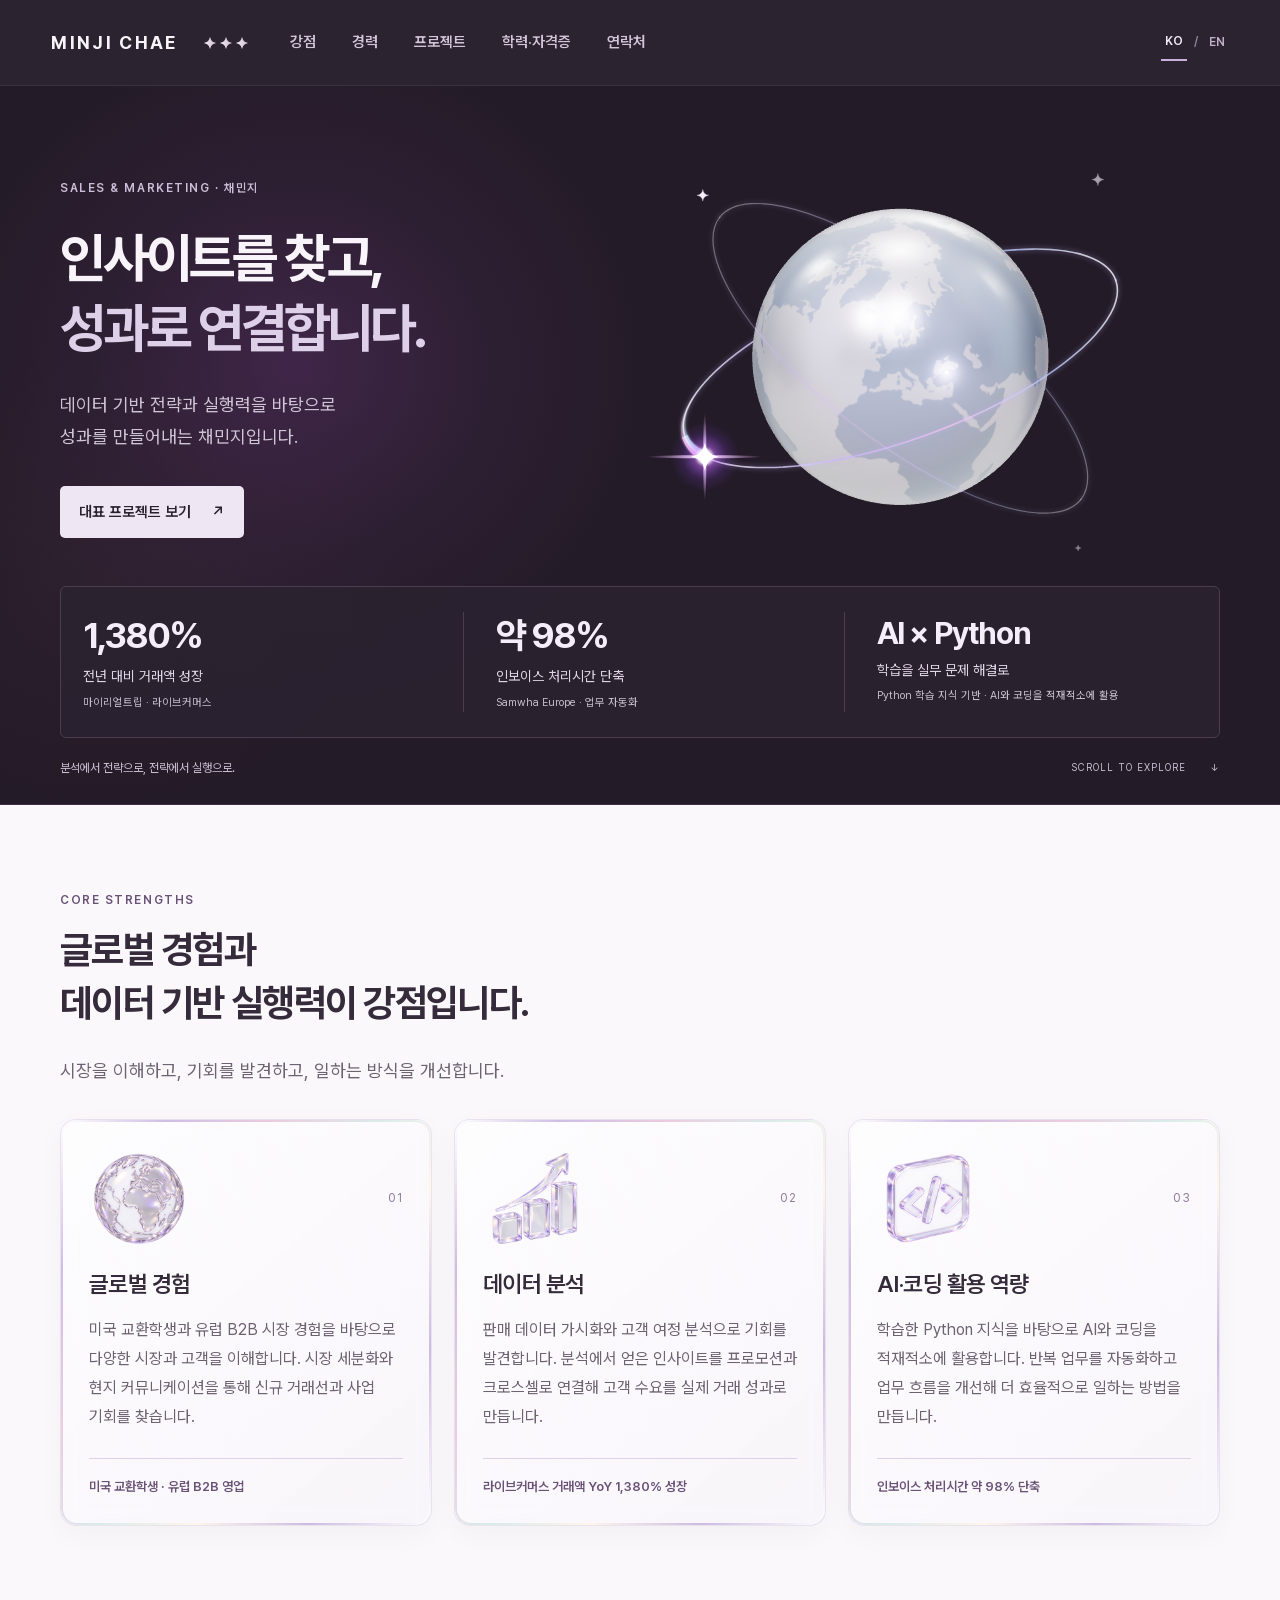
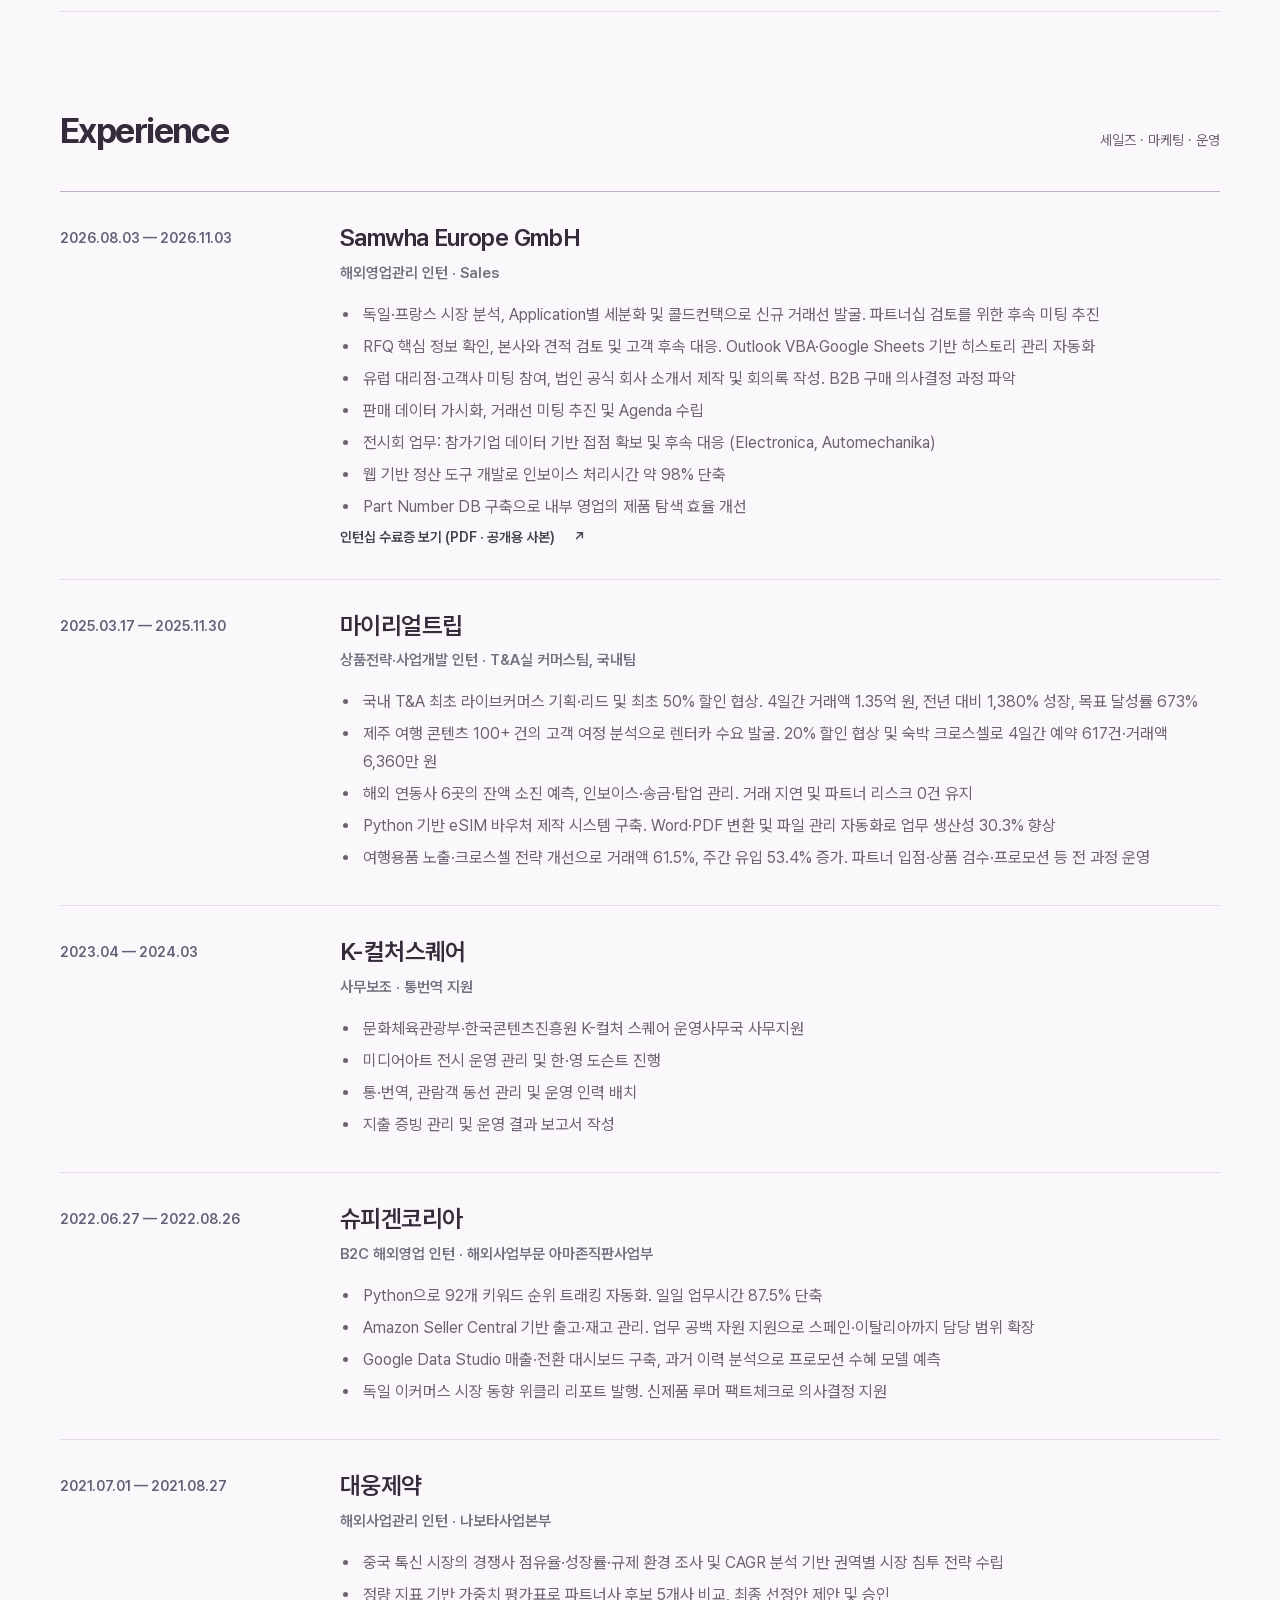
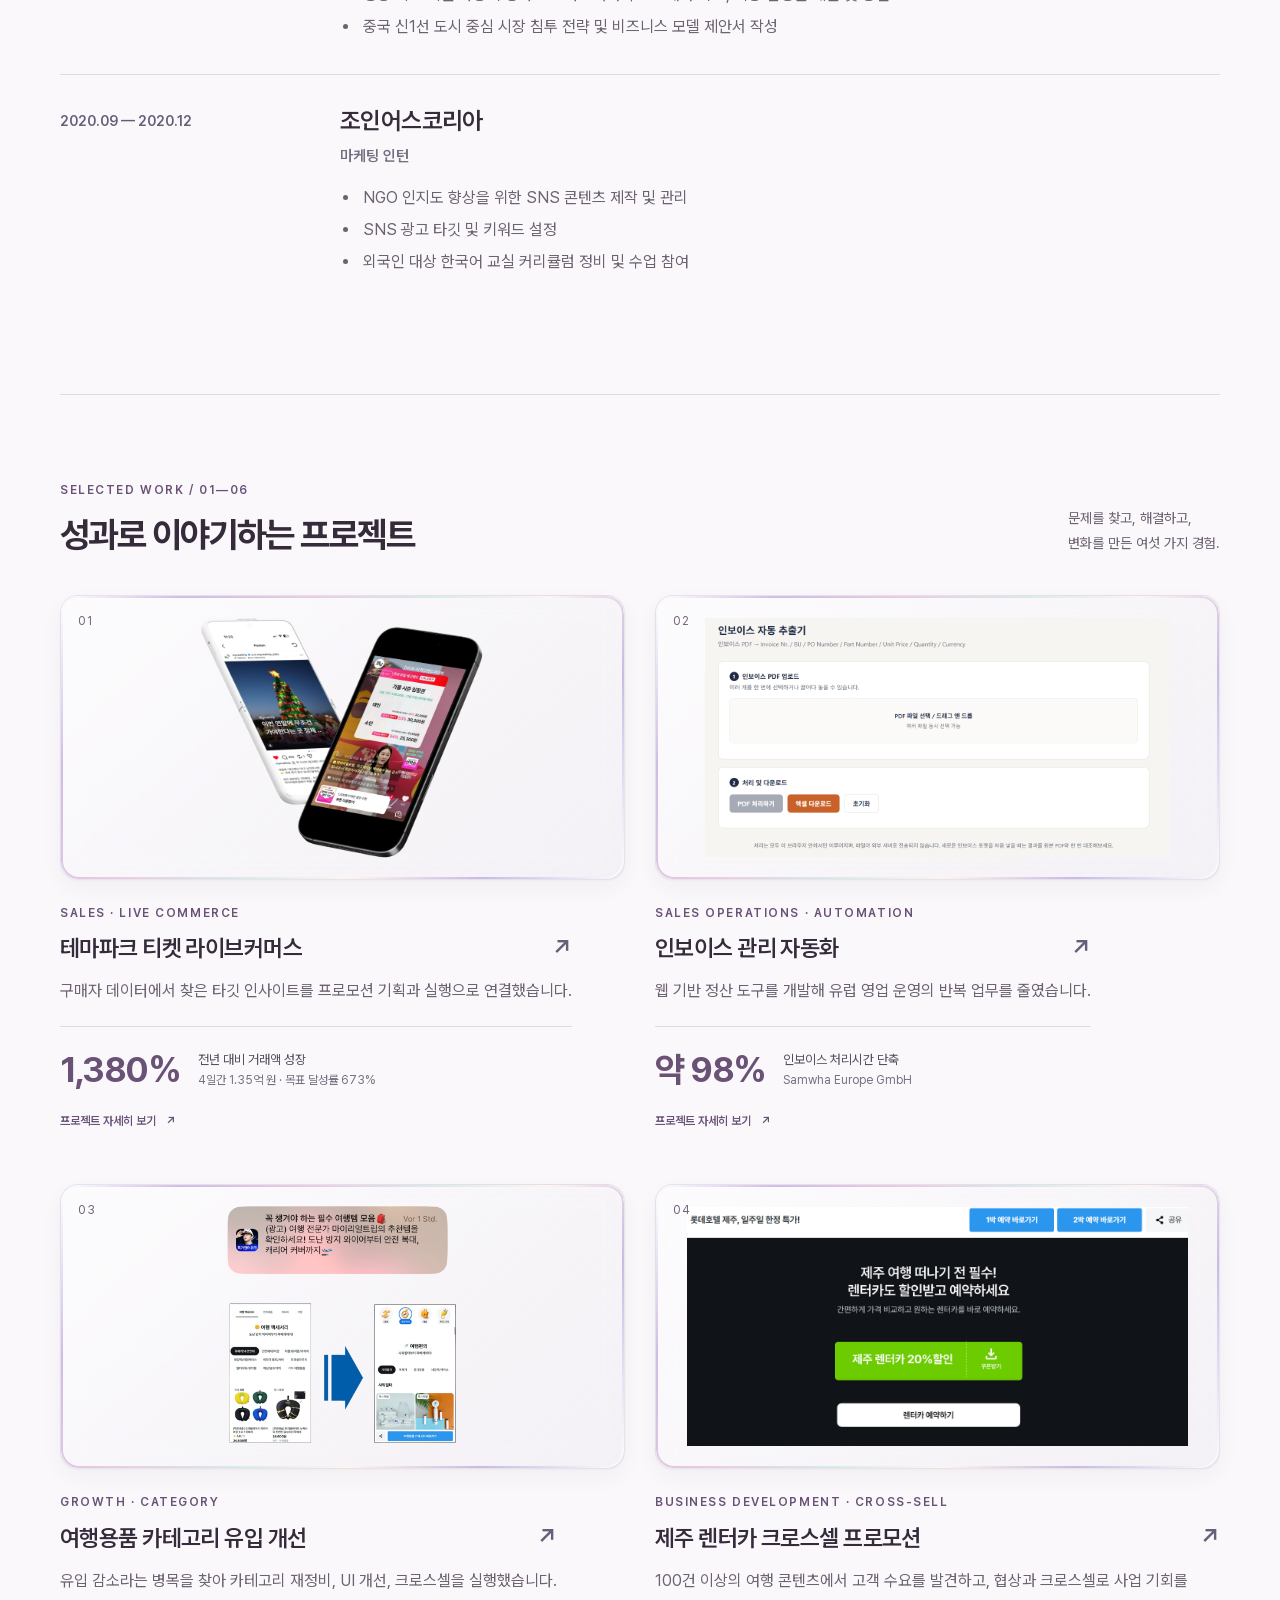
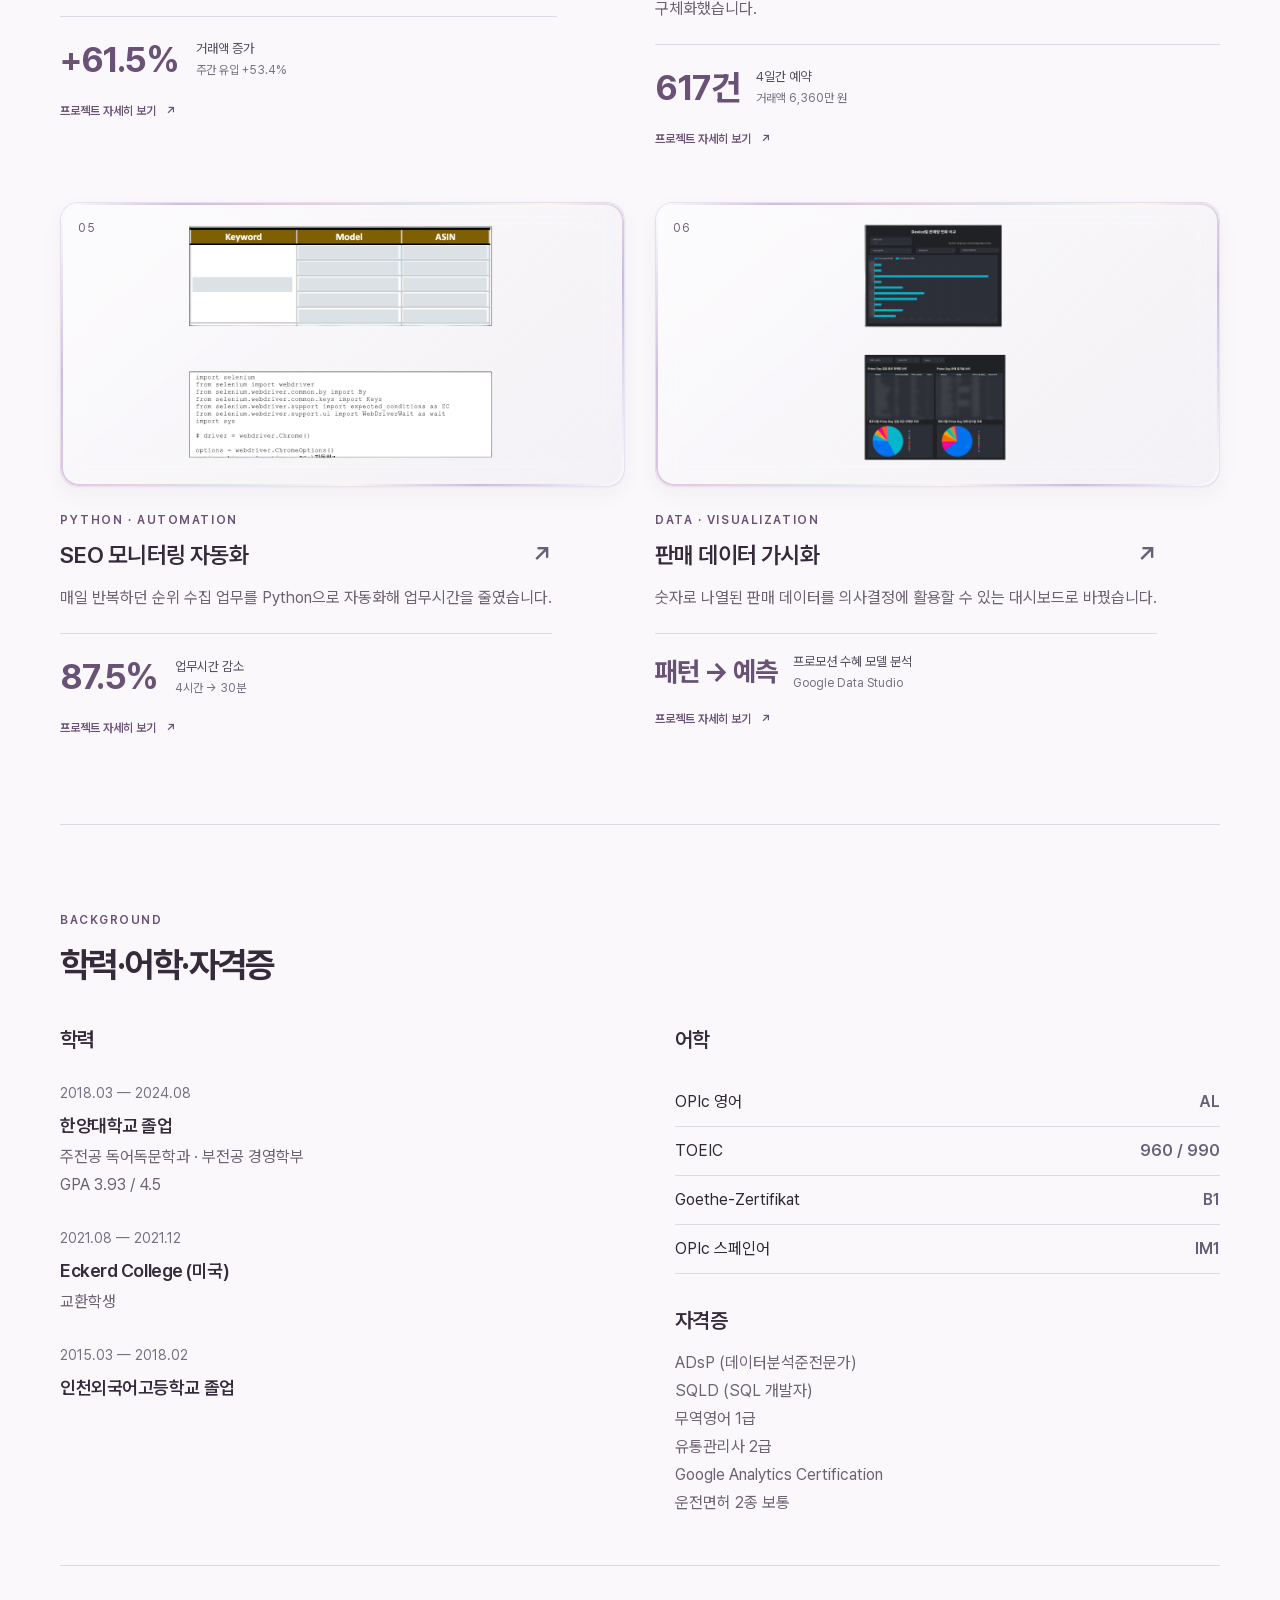
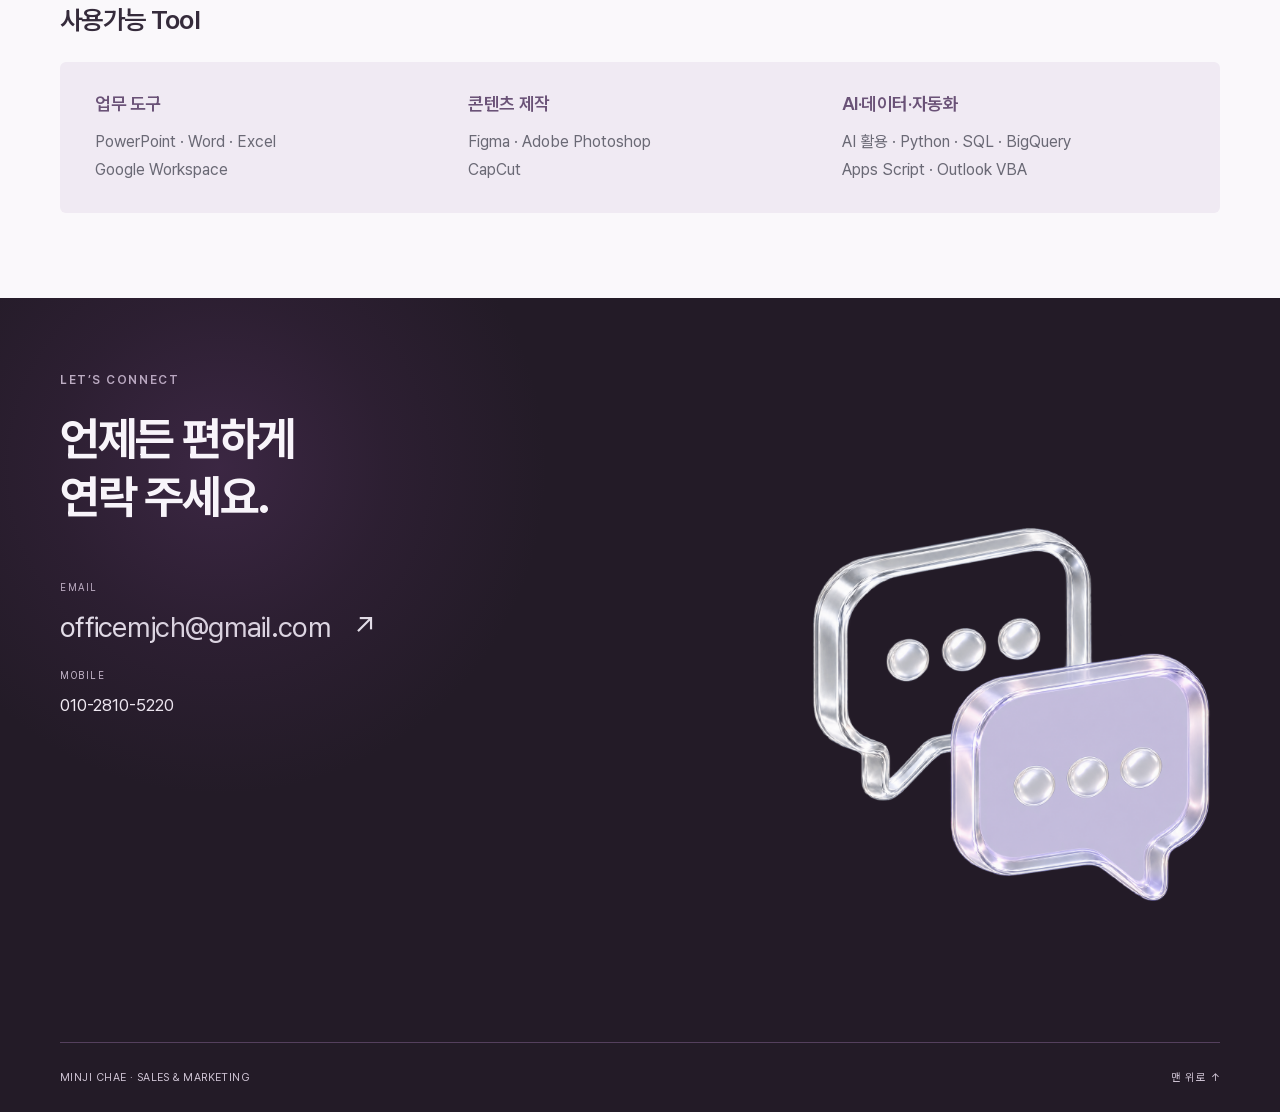
<file: index.html>
<!doctype html><html lang="ko"><head><meta charset="UTF-8"><meta name="viewport" content="width=device-width,initial-scale=1"><meta name="description" content="채민지의 세일즈·마케팅 포트폴리오. 데이터 기반 전략, 프로모션 기획, 업무 자동화 프로젝트를 소개합니다."><meta name="theme-color" content="#f6f6f8"><title>채민지 | Sales & Marketing Portfolio</title><link rel="preload" href="assets/PretendardVariable.woff2" as="font" type="font/woff2" crossorigin><link rel="stylesheet" href="styles.css"><meta property="og:type" content="website"><meta property="og:site_name" content="Minji Chae Portfolio"><meta property="og:title" content="채민지 | Sales &amp; Marketing Portfolio"><meta property="og:description" content="채민지의 세일즈·마케팅 포트폴리오. 데이터 기반 전략, 프로모션 기획, 업무 자동화 프로젝트를 소개합니다."><meta property="og:url" content="https://minjichaehere.github.io/portfolio/"><meta property="og:locale" content="ko_KR"><meta property="og:image" content="https://minjichaehere.github.io/portfolio/assets/portfolio-share-globe.png"><meta property="og:image:type" content="image/png"><meta property="og:image:width" content="790"><meta property="og:image:height" content="532"><meta property="og:image:alt" content="Globe with glowing star orbits on a dark plum background"><meta name="twitter:card" content="summary_large_image"><meta name="twitter:title" content="채민지 | Sales &amp; Marketing Portfolio"><meta name="twitter:description" content="채민지의 세일즈·마케팅 포트폴리오. 데이터 기반 전략, 프로모션 기획, 업무 자동화 프로젝트를 소개합니다."><meta name="twitter:image" content="https://minjichaehere.github.io/portfolio/assets/portfolio-share-globe.png"></head><body><a class="skip" href="#main">본문으로 바로가기</a><header><a class="brand" href="#home" aria-label="채민지 포트폴리오 처음으로">MINJI CHAE<svg class="brand-stars" width="48" height="18" viewBox="0 0 48 18" aria-hidden="true" focusable="false"><defs><linearGradient id="brandStarTone" x1="0" y1="0" x2="1" y2="0"><stop stop-color="#ffffff"/><stop offset=".5" stop-color="#e9dfef"/><stop offset="1" stop-color="#d2c5da"/></linearGradient><filter id="brandStarSoft" x="-40%" y="-40%" width="180%" height="180%"><feGaussianBlur stdDeviation=".65"/></filter><g id="brandStarTrio"><path d="M12 0 Q13.5 10.5 24 12 Q13.5 13.5 12 24 Q10.5 13.5 0 12 Q10.5 10.5 12 0Z" transform="translate(2 3) scale(.5)"/><path d="M12 0 Q13.5 10.5 24 12 Q13.5 13.5 12 24 Q10.5 13.5 0 12 Q10.5 10.5 12 0Z" transform="translate(18 3) scale(.5)"/><path d="M12 0 Q13.5 10.5 24 12 Q13.5 13.5 12 24 Q10.5 13.5 0 12 Q10.5 10.5 12 0Z" transform="translate(34 3) scale(.5)"/></g></defs><g fill="url(#brandStarTone)"><use href="#brandStarTrio" filter="url(#brandStarSoft)" opacity=".65"/><use href="#brandStarTrio" opacity=".85"/></g></svg></a><nav aria-label="주 메뉴"><a href="#about">강점</a><a href="#experience">경력</a><a href="#projects">프로젝트</a><a href="#qualifications">학력·자격증</a><a href="#contact">연락처</a></nav><div class="language-switch" aria-label="언어 선택"><a href="index.html" lang="ko" aria-current="page">KO</a><span>/</span><a href="en.html" lang="en">EN</a></div></header><main id="main"><section id="home" class="hero"><div class="hero-inner"><div class="hero-main"><div class="hero-text"><p class="eyebrow">SALES & MARKETING · 채민지</p><h1>인사이트를 찾고,<br><span>성과로 연결합니다.</span></h1><p class="hero-description">데이터 기반 전략과 실행력을 바탕으로<br class="desktop-break"> 성과를 만들어내는 채민지입니다.</p><div class="actions"><a class="btn primary" href="#projects">대표 프로젝트 보기 <span aria-hidden="true">↗</span></a></div></div></div><div class="hero-mobile-space" aria-hidden="true"><div class="hero-backdrop" aria-hidden="true"><div class="pearl-art"><img class="globe-fallback" src="assets/globe-static.png" alt="" width="640" height="640"></div></div></div><div class="hero-metrics" aria-label="주요 성과"><div><strong>1,380%</strong><p>전년 대비 거래액 성장</p><span>마이리얼트립 · 라이브커머스</span></div><div><strong>약 98%</strong><p>인보이스 처리시간 단축</p><span>Samwha Europe · 업무 자동화</span></div><div><strong class="ai-metric">AI × Python</strong><p>학습을 실무 문제 해결로</p><span>Python 학습 지식 기반 · AI와 코딩을 적재적소에 활용</span></div></div><div class="hero-bottom"><p>분석에서 전략으로, 전략에서 실행으로.</p><a href="#projects" aria-label="아래 대표 프로젝트로 이동">SCROLL TO EXPLORE <span aria-hidden="true">↓</span></a></div></div></section><div class="wrap"><section id="about" class="section about"><div class="section-heading"><div><p class="eyebrow">CORE STRENGTHS</p><h2>글로벌 경험과<br>데이터 기반 실행력이 강점입니다.</h2></div></div><p class="strength-intro">시장을 이해하고, 기회를 발견하고, 일하는 방식을 개선합니다.</p><div class="strength-cards"><article class="strength-card"><div class="strength-card-top"><img class="strength-icon" src="assets/strength-global-glass.png" alt="" width="100" height="100" loading="lazy"><span>01</span></div><h3>글로벌 경험</h3><p>미국 교환학생과 유럽 B2B 시장 경험을 바탕으로 다양한 시장과 고객을 이해합니다. 시장 세분화와 현지 커뮤니케이션을 통해 신규 거래선과 사업 기회를 찾습니다.</p><div class="strength-proof">미국 교환학생 · 유럽 B2B 영업</div></article><article class="strength-card"><div class="strength-card-top"><img class="strength-icon" src="assets/strength-data-glass.png" alt="" width="100" height="100" loading="lazy"><span>02</span></div><h3>데이터 분석</h3><p>판매 데이터 가시화와 고객 여정 분석으로 기회를 발견합니다. 분석에서 얻은 인사이트를 프로모션과 크로스셀로 연결해 고객 수요를 실제 거래 성과로 만듭니다.</p><div class="strength-proof">라이브커머스 거래액 YoY 1,380% 성장</div></article><article class="strength-card"><div class="strength-card-top"><img class="strength-icon" src="assets/strength-code-glass.png" alt="" width="100" height="100" loading="lazy"><span>03</span></div><h3>AI·코딩 활용 역량</h3><p>학습한 Python 지식을 바탕으로 AI와 코딩을 적재적소에 활용합니다. 반복 업무를 자동화하고 업무 흐름을 개선해 더 효율적으로 일하는 방법을 만듭니다.</p><div class="strength-proof">인보이스 처리시간 약 98% 단축</div></article></div></section><section id="experience" class="section"><div class="section-heading"><div><h2>Experience</h2></div><span class="section-aside">세일즈 · 마케팅 · 운영</span></div><div class="experience-list"><article class="experience-row"><p class="date">2026.08.03 — 2026.11.03</p><div><h3>Samwha Europe GmbH</h3><p class="job">해외영업관리 인턴 · Sales</p><ul><li>독일·프랑스 시장 분석, Application별 세분화 및 콜드컨택으로 신규 거래선 발굴. 파트너십 검토를 위한 후속 미팅 추진</li><li>RFQ 핵심 정보 확인, 본사와 견적 검토 및 고객 후속 대응. Outlook VBA·Google Sheets 기반 히스토리 관리 자동화</li><li>유럽 대리점·고객사 미팅 참여, 법인 공식 회사 소개서 제작 및 회의록 작성. B2B 구매 의사결정 과정 파악</li><li>판매 데이터 가시화, 거래선 미팅 추진 및 Agenda 수립</li><li>전시회 업무: 참가기업 데이터 기반 접점 확보 및 후속 대응 (Electronica, Automechanika)</li><li>웹 기반 정산 도구 개발로 인보이스 처리시간 약 98% 단축</li><li>Part Number DB 구축으로 내부 영업의 제품 탐색 효율 개선</li></ul><p><a class="text-link" href="assets/samwha-internship-certificate-public.pdf" target="_blank" rel="noopener noreferrer">인턴십 수료증 보기 (PDF · 공개용 사본) <span aria-hidden="true">↗</span></a></p></div></article><article class="experience-row"><p class="date">2025.03.17 — 2025.11.30</p><div><h3>마이리얼트립</h3><p class="job">상품전략·사업개발 인턴 · T&A실 커머스팀, 국내팀</p><ul><li>국내 T&A 최초 라이브커머스 기획·리드 및 최초 50% 할인 협상. 4일간 거래액 1.35억 원, 전년 대비 1,380% 성장, 목표 달성률 673%</li><li>제주 여행 콘텐츠 100+ 건의 고객 여정 분석으로 렌터카 수요 발굴. 20% 할인 협상 및 숙박 크로스셀로 4일간 예약 617건·거래액 6,360만 원</li><li>해외 연동사 6곳의 잔액 소진 예측, 인보이스·송금·탑업 관리. 거래 지연 및 파트너 리스크 0건 유지</li><li>Python 기반 eSIM 바우처 제작 시스템 구축. Word·PDF 변환 및 파일 관리 자동화로 업무 생산성 30.3% 향상</li><li>여행용품 노출·크로스셀 전략 개선으로 거래액 61.5%, 주간 유입 53.4% 증가. 파트너 입점·상품 검수·프로모션 등 전 과정 운영</li></ul></div></article><article class="experience-row"><p class="date">2023.04 — 2024.03</p><div><h3>K-컬처스퀘어</h3><p class="job">사무보조 · 통번역 지원</p><ul><li>문화체육관광부·한국콘텐츠진흥원 K-컬처 스퀘어 운영사무국 사무지원</li><li>미디어아트 전시 운영 관리 및 한·영 도슨트 진행</li><li>통·번역, 관람객 동선 관리 및 운영 인력 배치</li><li>지출 증빙 관리 및 운영 결과 보고서 작성</li></ul><p class="note"></p></div></article><article class="experience-row"><p class="date">2022.06.27 — 2022.08.26</p><div><h3>슈피겐코리아</h3><p class="job">B2C 해외영업 인턴 · 해외사업부문 아마존직판사업부</p><ul><li>Python으로 92개 키워드 순위 트래킹 자동화. 일일 업무시간 87.5% 단축</li><li>Amazon Seller Central 기반 출고·재고 관리. 업무 공백 자원 지원으로 스페인·이탈리아까지 담당 범위 확장</li><li>Google Data Studio 매출·전환 대시보드 구축, 과거 이력 분석으로 프로모션 수혜 모델 예측</li><li>독일 이커머스 시장 동향 위클리 리포트 발행. 신제품 루머 팩트체크로 의사결정 지원</li></ul></div></article><article class="experience-row"><p class="date">2021.07.01 — 2021.08.27</p><div><h3>대웅제약</h3><p class="job">해외사업관리 인턴 · 나보타사업본부</p><ul><li>중국 톡신 시장의 경쟁사 점유율·성장률·규제 환경 조사 및 CAGR 분석 기반 권역별 시장 침투 전략 수립</li><li>정량 지표 기반 가중치 평가표로 파트너사 후보 5개사 비교, 최종 선정안 제안 및 승인</li><li>중국 신1선 도시 중심 시장 침투 전략 및 비즈니스 모델 제안서 작성</li></ul></div></article><article class="experience-row"><p class="date">2020.09 — 2020.12</p><div><h3>조인어스코리아</h3><p class="job">마케팅 인턴</p><ul><li>NGO 인지도 향상을 위한 SNS 콘텐츠 제작 및 관리</li><li>SNS 광고 타깃 및 키워드 설정</li><li>외국인 대상 한국어 교실 커리큘럼 정비 및 수업 참여</li></ul><p class="note"></p></div></article></div></section><section id="projects" class="section"><div class="section-heading"><div><p class="eyebrow">SELECTED WORK / 01—06</p><h2>성과로 이야기하는 프로젝트</h2></div><p>문제를 찾고, 해결하고,<br>변화를 만든 여섯 가지 경험.</p></div><div class="project-grid"><button class="project-card" data-project="live" aria-haspopup="dialog"><div class="project-image live"><span class="project-no">01</span><span class="source-crop" style="--crop-ratio:780/660;--source-width:138.46154%;--source-left:-19.23077%;--source-top:-41.66667%"><img src="assets/live-cutout.png" alt="테마파크 SNS 콘텐츠와 라이브커머스 방송 화면" loading="lazy"></span></div><div class="project-copy"><p class="eyebrow">SALES · LIVE COMMERCE</p><h3>테마파크 티켓 라이브커머스<span aria-hidden="true">↗</span></h3><p>구매자 데이터에서 찾은 타깃 인사이트를 프로모션 기획과 실행으로 연결했습니다.</p><div class="card-result"><strong>1,380%</strong><span>전년 대비 거래액 성장<small>4일간 1.35억 원 · 목표 달성률 673%</small></span></div><span class="detail-link">프로젝트 자세히 보기 <span aria-hidden="true">↗</span></span></div></button><button class="project-card" data-project="invoice" aria-haspopup="dialog"><div class="project-image invoice"><span class="project-no">02</span><img src="assets/invoice-clean.png" alt="인보이스 PDF 자동 추출 및 엑셀 다운로드 도구 화면" loading="lazy"></div><div class="project-copy"><p class="eyebrow">SALES OPERATIONS · AUTOMATION</p><h3>인보이스 관리 자동화<span aria-hidden="true">↗</span></h3><p>웹 기반 정산 도구를 개발해 유럽 영업 운영의 반복 업무를 줄였습니다.</p><div class="card-result"><strong>약 98%</strong><span>인보이스 처리시간 단축<small>Samwha Europe GmbH</small></span></div><span class="detail-link">프로젝트 자세히 보기 <span aria-hidden="true">↗</span></span></div></button><button class="project-card" data-project="category" aria-haspopup="dialog"><div class="project-image category"><span class="project-no">03</span><span class="source-crop" style="--crop-ratio:830/860;--source-width:130.12048%;--source-left:-9.03614%;--source-top:-16.27907%"><img src="assets/category-cutout.png" alt="여행용품 카테고리 UI 개선 전후 화면" loading="lazy"></span></div><div class="project-copy"><p class="eyebrow">GROWTH · CATEGORY</p><h3>여행용품 카테고리 유입 개선<span aria-hidden="true">↗</span></h3><p>유입 감소라는 병목을 찾아 카테고리 재정비, UI 개선, 크로스셀을 실행했습니다.</p><div class="card-result"><strong>+61.5%</strong><span>거래액 증가<small>주간 유입 +53.4%</small></span></div><span class="detail-link">프로젝트 자세히 보기 <span aria-hidden="true">↗</span></span></div></button><button class="project-card" data-project="rental" aria-haspopup="dialog"><div class="project-image rental"><span class="project-no">04</span><img src="assets/jeju-hotel-coupon.png" alt="호텔 프로모션에 연계한 제주 렌터카 20% 할인 쿠폰" loading="lazy"></div><div class="project-copy"><p class="eyebrow">BUSINESS DEVELOPMENT · CROSS-SELL</p><h3>제주 렌터카 크로스셀 프로모션<span aria-hidden="true">↗</span></h3><p>100건 이상의 여행 콘텐츠에서 고객 수요를 발견하고, 협상과 크로스셀로 사업 기회를 구체화했습니다.</p><div class="card-result"><strong>617건</strong><span>4일간 예약<small>거래액 6,360만 원</small></span></div><span class="detail-link">프로젝트 자세히 보기 <span aria-hidden="true">↗</span></span></div></button><button class="project-card" data-project="seo" aria-haspopup="dialog"><div class="project-image seo"><span class="project-no">05</span><span class="source-crop" style="--crop-ratio:800/620;--source-width:135.00000%;--source-left:-18.12500%;--source-top:-37.90323%"><img src="assets/seo-redacted.png" alt="키워드별 ASIN 정리 표와 Python 자동화 프로그램 코드" loading="lazy"></span></div><div class="project-copy"><p class="eyebrow">PYTHON · AUTOMATION</p><h3>SEO 모니터링 자동화<span aria-hidden="true">↗</span></h3><p>매일 반복하던 순위 수집 업무를 Python으로 자동화해 업무시간을 줄였습니다.</p><div class="card-result"><strong>87.5%</strong><span>업무시간 감소<small>4시간 → 30분</small></span></div><span class="detail-link">프로젝트 자세히 보기 <span aria-hidden="true">↗</span></span></div></button><button class="project-card" data-project="data" aria-haspopup="dialog"><div class="project-image data"><span class="project-no">06</span><span class="source-crop" style="--crop-ratio:640/1035;--source-width:168.75000%;--source-left:-35.93750%;--source-top:-2.89855%"><img src="assets/spigen-dashboard-private.png" alt="프로모션 수혜 모델 분석용 판매 데이터 대시보드" loading="lazy"></span></div><div class="project-copy"><p class="eyebrow">DATA · VISUALIZATION</p><h3>판매 데이터 가시화<span aria-hidden="true">↗</span></h3><p>숫자로 나열된 판매 데이터를 의사결정에 활용할 수 있는 대시보드로 바꿨습니다.</p><div class="card-result"><strong>패턴 → 예측</strong><span>프로모션 수혜 모델 분석<small>Google Data Studio</small></span></div><span class="detail-link">프로젝트 자세히 보기 <span aria-hidden="true">↗</span></span></div></button></div></section><section id="qualifications" class="section qualifications"><div class="section-heading"><div><p class="eyebrow">BACKGROUND</p><h2>학력·어학·자격증</h2></div></div><div class="background-grid"><div><h3>학력</h3><article><span class="date">2018.03 — 2024.08</span><h4>한양대학교 졸업</h4><p>주전공 독어독문학과 · 부전공 경영학부<br>GPA 3.93 / 4.5</p></article><article><span class="date">2021.08 — 2021.12</span><h4>Eckerd College (미국)</h4><p>교환학생</p></article><article><span class="date">2015.03 — 2018.02</span><h4>인천외국어고등학교 졸업</h4></article></div><div><h3>어학</h3><dl><div><dt>OPIc 영어</dt><dd>AL</dd></div><div><dt>TOEIC</dt><dd>960 / 990</dd></div><div><dt>Goethe-Zertifikat</dt><dd>B1</dd></div><div><dt>OPIc 스페인어</dt><dd>IM1</dd></div></dl><h3 class="cert-title">자격증</h3><p>ADsP (데이터분석준전문가)<br>SQLD (SQL 개발자)<br>무역영어 1급<br>유통관리사 2급<br>Google Analytics Certification<br>운전면허 2종 보통</p></div></div><div class="available-tools"><h3 class="tools-heading">사용가능 Tool</h3><div class="skills"><div><h3>업무 도구</h3><p>PowerPoint · Word · Excel<br>Google Workspace</p></div><div><h3>콘텐츠 제작</h3><p>Figma · Adobe Photoshop<br>CapCut</p></div><div><h3>AI·데이터·자동화</h3><p>AI 활용 · Python · SQL · BigQuery<br>Apps Script · Outlook VBA</p></div></div></div></section></div><section id="contact" class="contact"><div class="wrap"><p class="eyebrow">LET’S CONNECT</p><h2>언제든 편하게<br>연락 주세요.</h2><div class="contact-grid"><div><span class="contact-label">EMAIL</span><a class="email" href="mailto:officemjch@gmail.com">officemjch@gmail.com <span aria-hidden="true">↗</span></a><span class="contact-label">MOBILE</span><a href="tel:+821028105220">010-2810-5220</a></div></div><div class="contact-art" aria-hidden="true"><img src="assets/contact-opal-rim.png" alt="" width="1024" height="1024" loading="lazy"></div><footer><span>MINJI CHAE · SALES & MARKETING</span><a href="#home">맨 위로 <span aria-hidden="true">↑</span></a></footer></div></section></main><dialog id="project-dialog" aria-labelledby="dialog-title"><div class="dialog-bar"><span>PROJECT DETAIL</span><button id="close-dialog" aria-label="프로젝트 상세 닫기">닫기 <span aria-hidden="true">×</span></button></div><div id="dialog-content"></div></dialog><script src="app.js"></script><script type="module" src="pearl.js"></script></body></html>
</file>
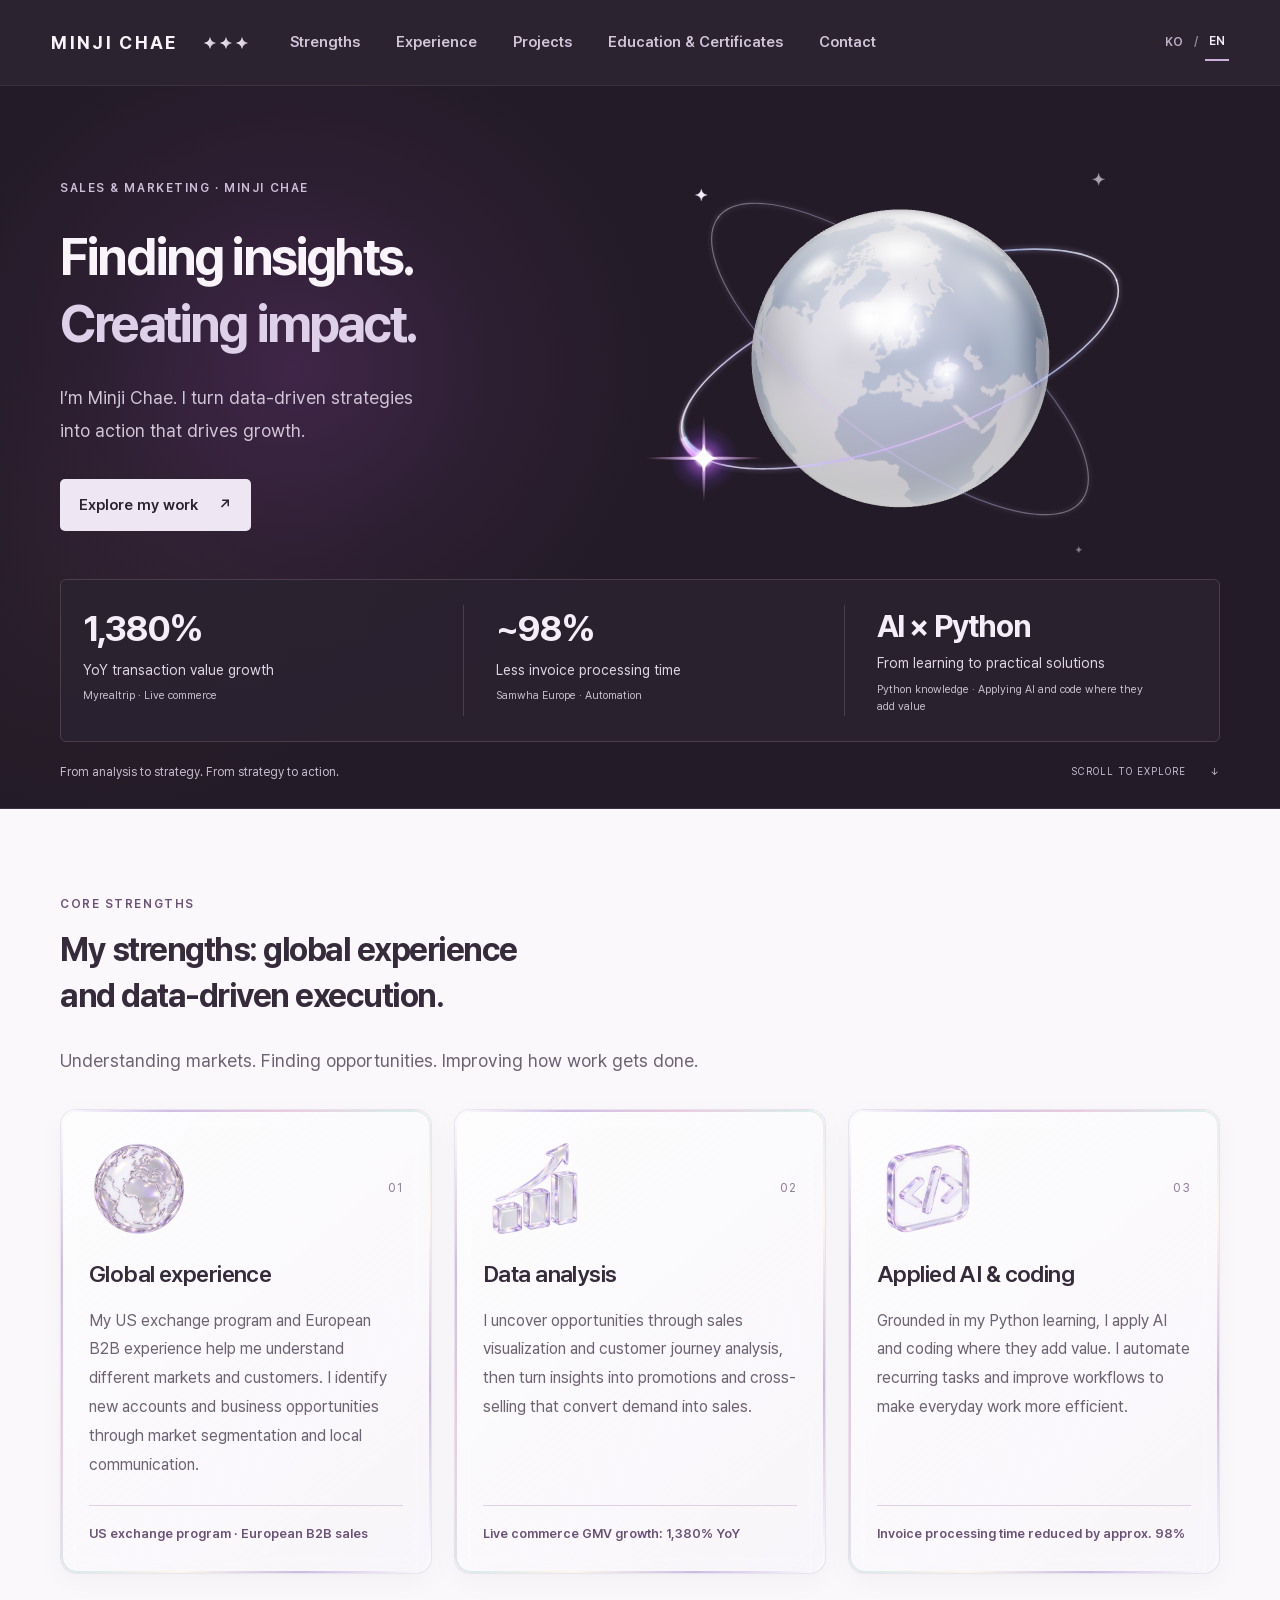
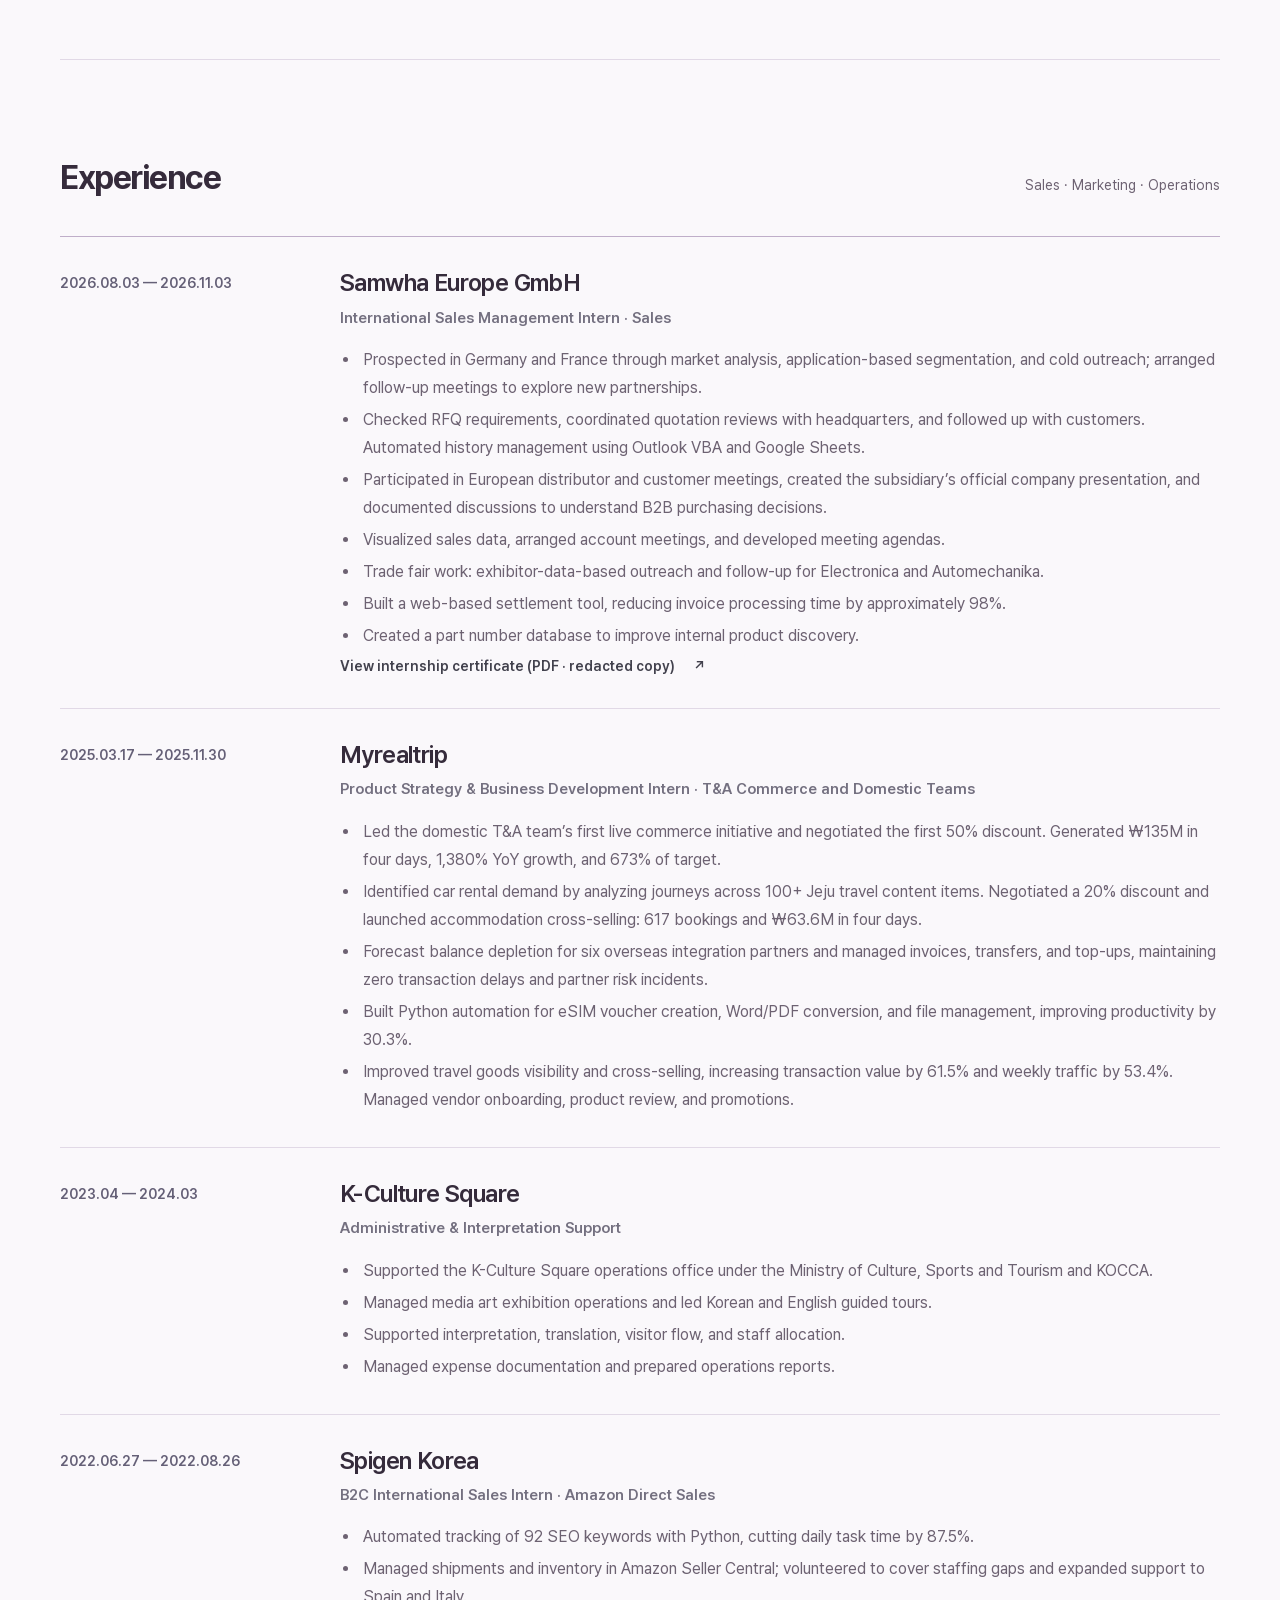
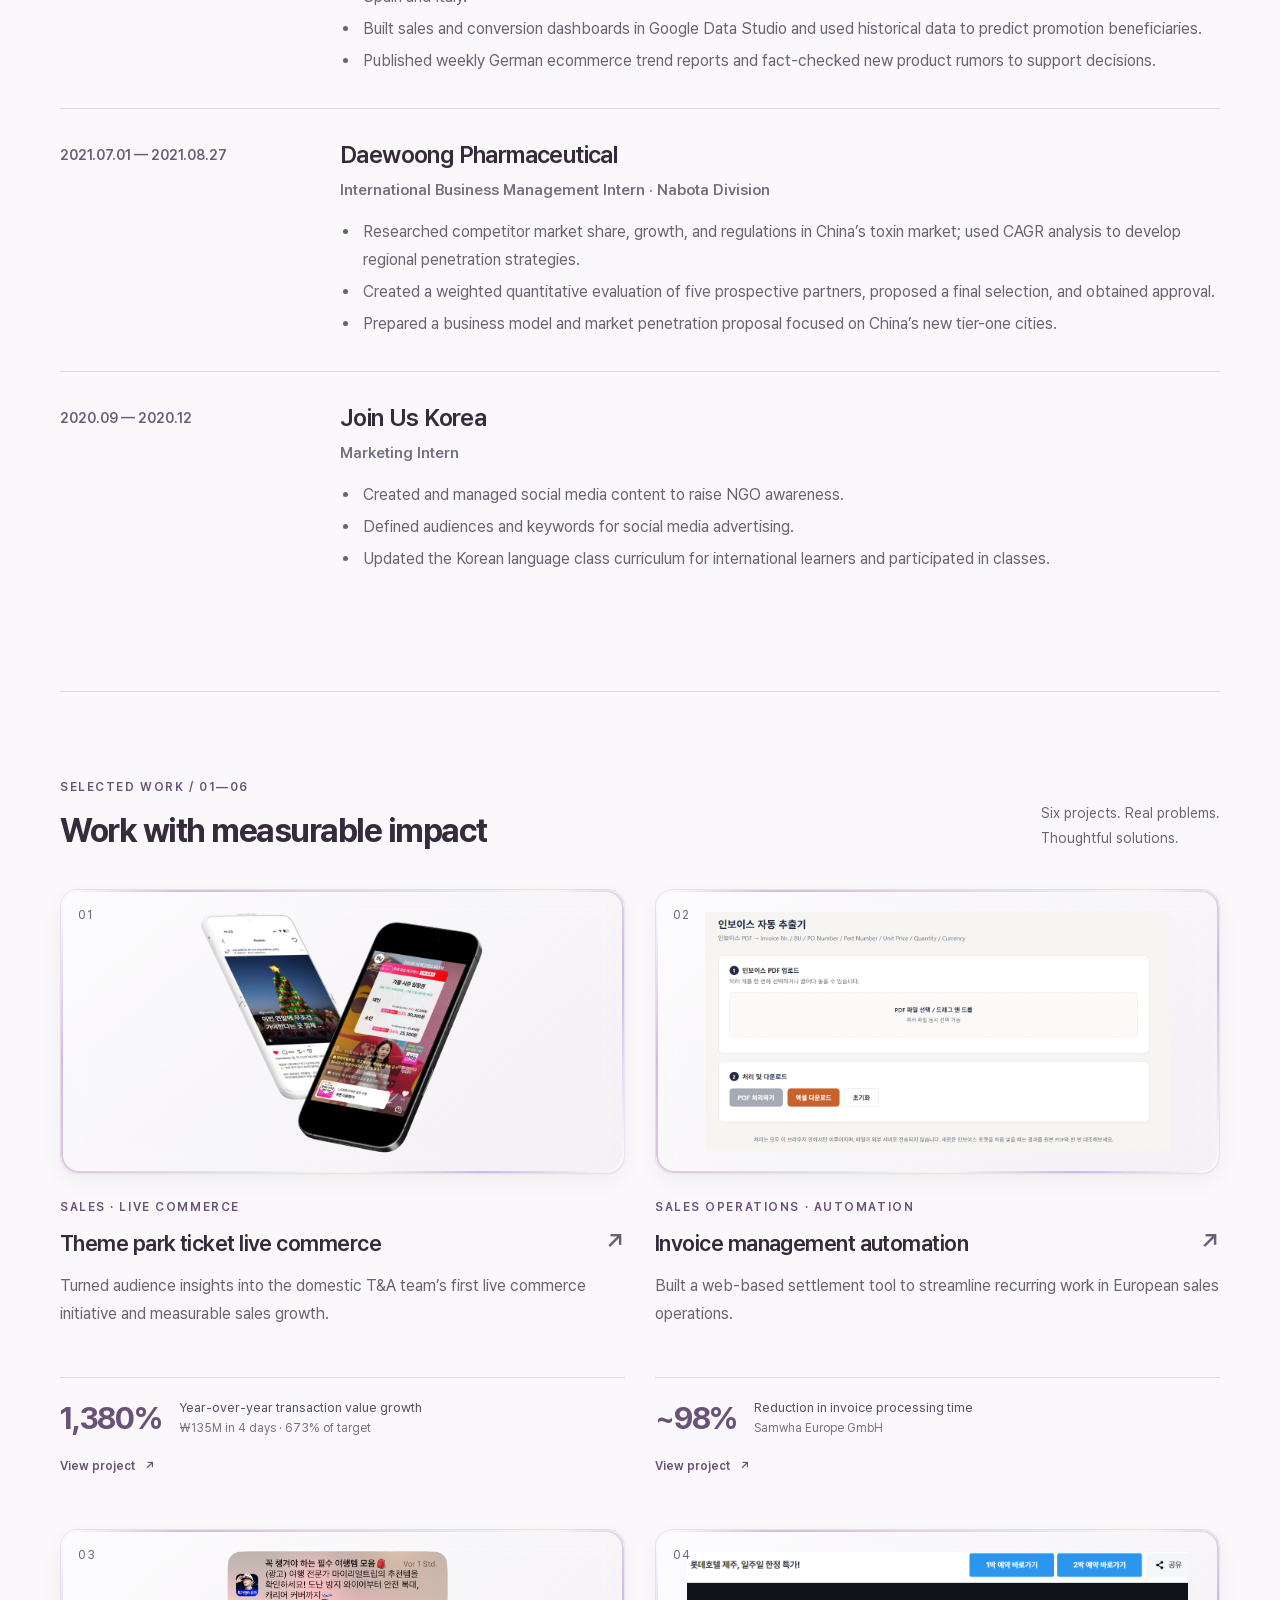
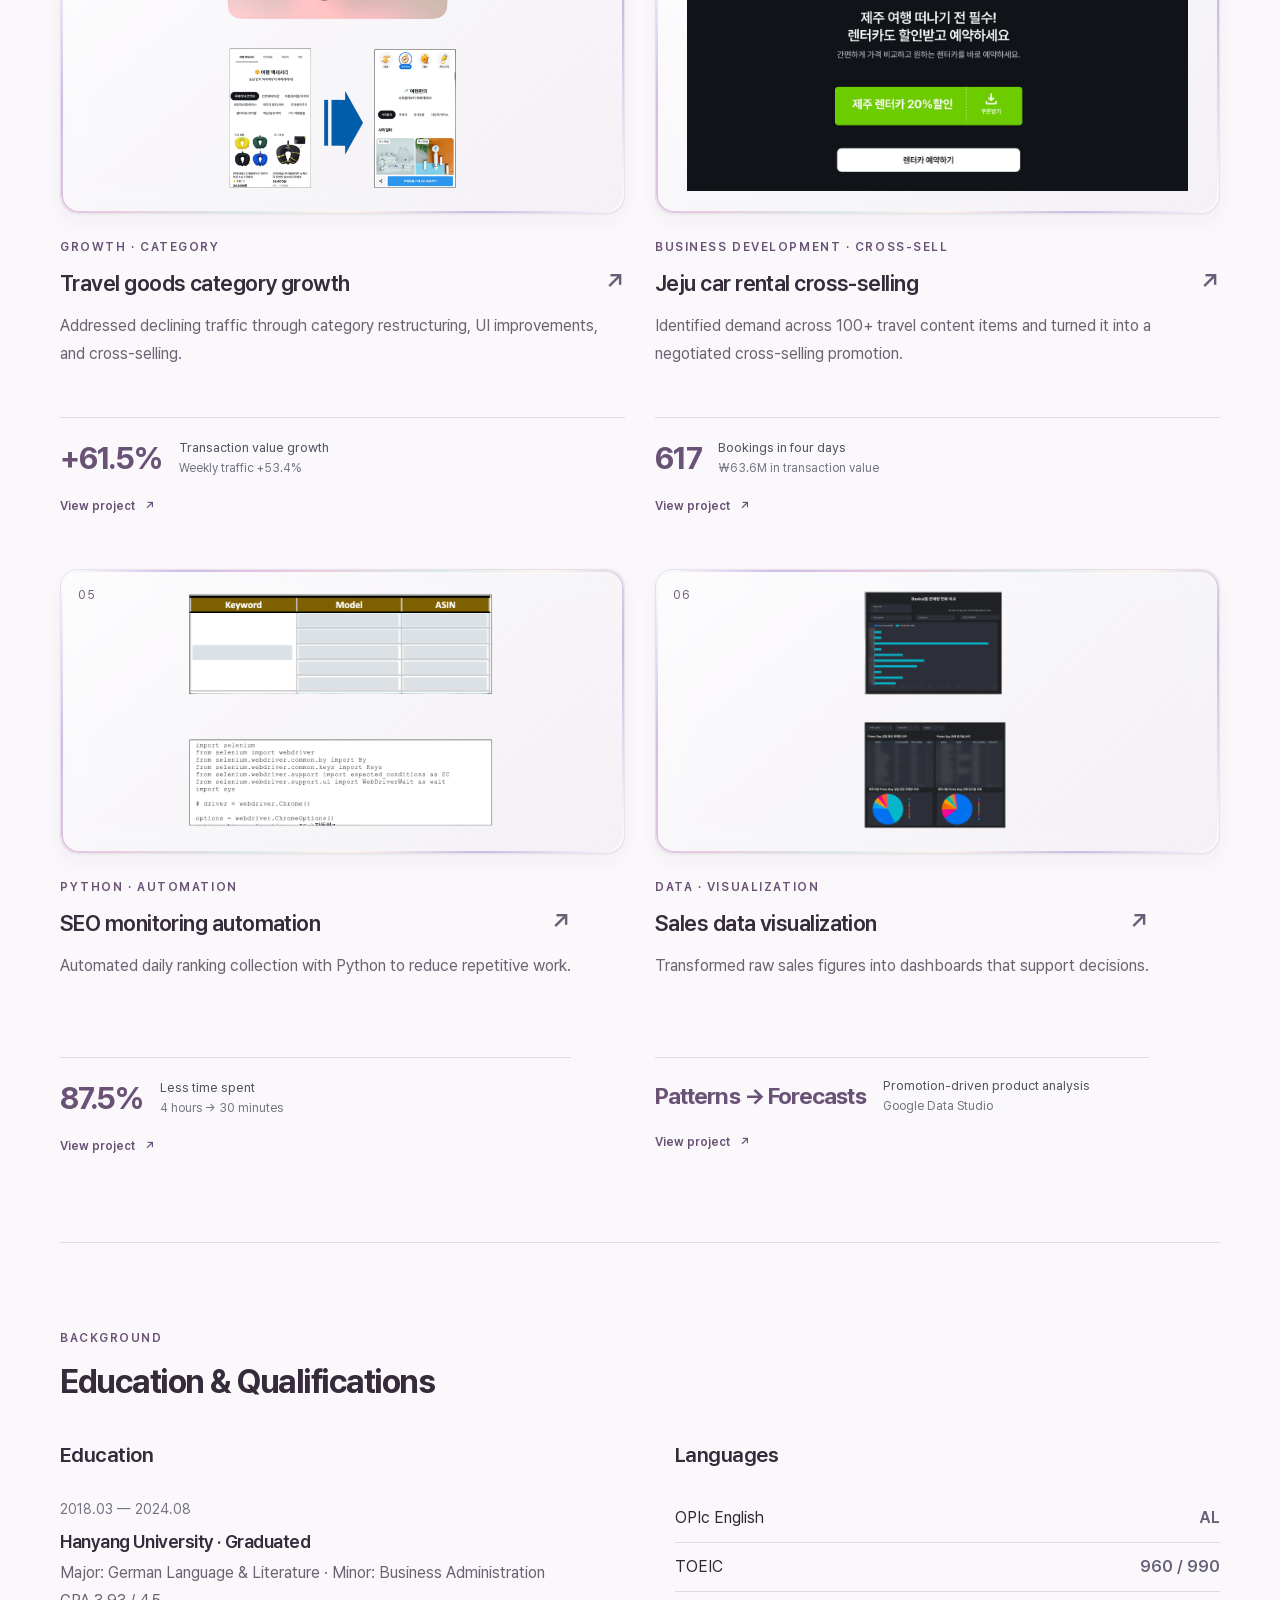
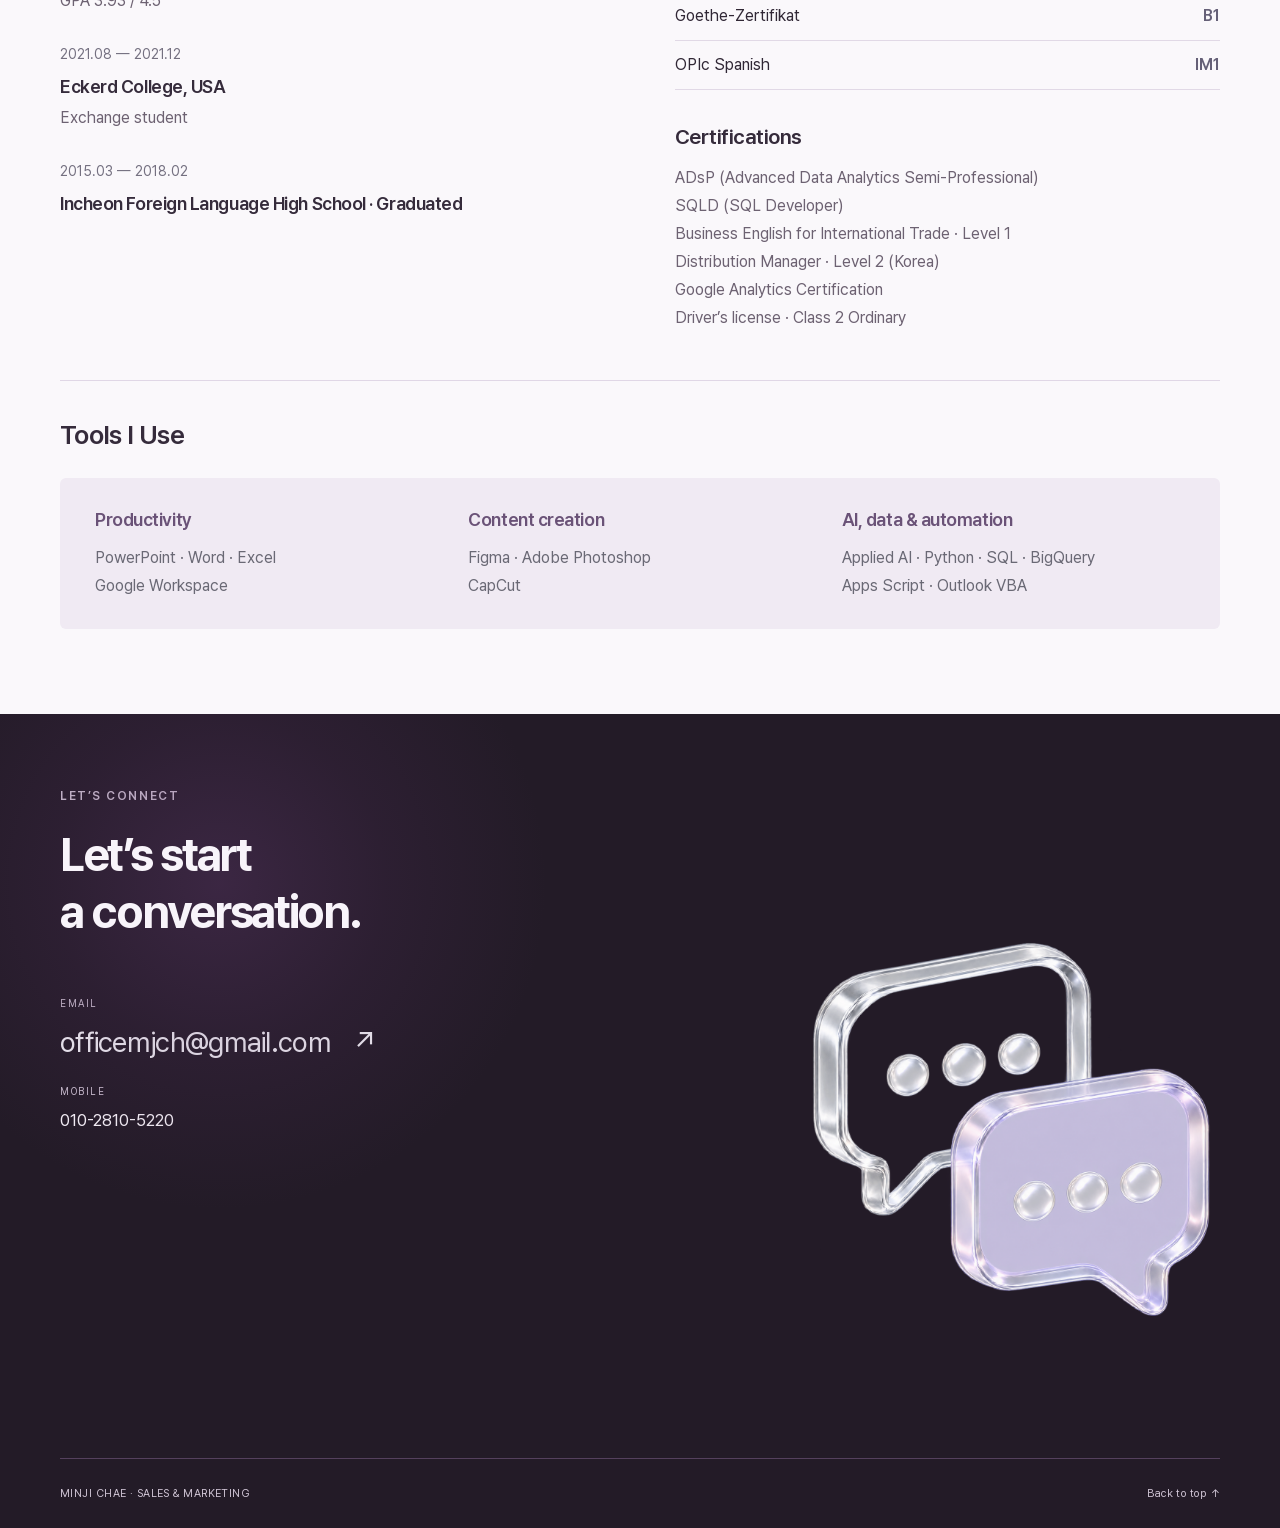
<file: en.html>
<!doctype html><html lang="en"><head><meta charset="UTF-8"><meta name="viewport" content="width=device-width,initial-scale=1"><meta name="description" content="Minji Chae’s sales and marketing portfolio: data-driven strategy, promotional planning, and workflow automation."><meta name="theme-color" content="#f6f6f8"><title>Minji Chae | Sales &amp; Marketing Portfolio</title><link rel="preload" href="assets/PretendardVariable.woff2" as="font" type="font/woff2" crossorigin><link rel="stylesheet" href="styles.css"><meta property="og:type" content="website"><meta property="og:site_name" content="Minji Chae Portfolio"><meta property="og:title" content="Minji Chae | Sales &amp;amp; Marketing Portfolio"><meta property="og:description" content="Minji Chae’s sales and marketing portfolio: data-driven strategy, promotional planning, and workflow automation."><meta property="og:url" content="https://minjichaehere.github.io/portfolio/en.html"><meta property="og:locale" content="en_US"><meta property="og:image" content="https://minjichaehere.github.io/portfolio/assets/portfolio-share-globe.png"><meta property="og:image:type" content="image/png"><meta property="og:image:width" content="790"><meta property="og:image:height" content="532"><meta property="og:image:alt" content="Globe with glowing star orbits on a dark plum background"><meta name="twitter:card" content="summary_large_image"><meta name="twitter:title" content="Minji Chae | Sales &amp;amp; Marketing Portfolio"><meta name="twitter:description" content="Minji Chae’s sales and marketing portfolio: data-driven strategy, promotional planning, and workflow automation."><meta name="twitter:image" content="https://minjichaehere.github.io/portfolio/assets/portfolio-share-globe.png"></head><body><a class="skip" href="#main">Skip to content</a><header><a class="brand" href="#home" aria-label="Minji Chae portfolio home">MINJI CHAE<svg class="brand-stars" width="48" height="18" viewBox="0 0 48 18" aria-hidden="true" focusable="false"><defs><linearGradient id="brandStarTone" x1="0" y1="0" x2="1" y2="0"><stop stop-color="#ffffff"/><stop offset=".5" stop-color="#e9dfef"/><stop offset="1" stop-color="#d2c5da"/></linearGradient><filter id="brandStarSoft" x="-40%" y="-40%" width="180%" height="180%"><feGaussianBlur stdDeviation=".65"/></filter><g id="brandStarTrio"><path d="M12 0 Q13.5 10.5 24 12 Q13.5 13.5 12 24 Q10.5 13.5 0 12 Q10.5 10.5 12 0Z" transform="translate(2 3) scale(.5)"/><path d="M12 0 Q13.5 10.5 24 12 Q13.5 13.5 12 24 Q10.5 13.5 0 12 Q10.5 10.5 12 0Z" transform="translate(18 3) scale(.5)"/><path d="M12 0 Q13.5 10.5 24 12 Q13.5 13.5 12 24 Q10.5 13.5 0 12 Q10.5 10.5 12 0Z" transform="translate(34 3) scale(.5)"/></g></defs><g fill="url(#brandStarTone)"><use href="#brandStarTrio" filter="url(#brandStarSoft)" opacity=".65"/><use href="#brandStarTrio" opacity=".85"/></g></svg></a><nav aria-label="Main navigation"><a href="#about">Strengths</a><a href="#experience">Experience</a><a href="#projects">Projects</a><a href="#qualifications">Education & Certificates</a><a href="#contact">Contact</a></nav><div class="language-switch" aria-label="Select language"><a href="index.html" lang="ko">KO</a><span>/</span><a href="en.html" lang="en" aria-current="page">EN</a></div></header><main id="main"><section id="home" class="hero"><div class="hero-inner"><div class="hero-main"><div class="hero-text"><p class="eyebrow">SALES &amp; MARKETING · MINJI CHAE</p><h1>Finding insights.<br><span>Creating impact.</span></h1><p class="hero-description">I’m Minji Chae. I turn data-driven strategies<br class="desktop-break"> into action that drives growth.</p><div class="actions"><a class="btn primary" href="#projects">Explore my work <span aria-hidden="true">↗</span></a></div></div></div><div class="hero-mobile-space" aria-hidden="true"><div class="hero-backdrop" aria-hidden="true"><div class="pearl-art"><img class="globe-fallback" src="assets/globe-static.png" alt="" width="640" height="640"></div></div></div><div class="hero-metrics" aria-label="Key outcomes"><div><strong>1,380%</strong><p>YoY transaction value growth</p><span>Myrealtrip · Live commerce</span></div><div><strong>~98%</strong><p>Less invoice processing time</p><span>Samwha Europe · Automation</span></div><div><strong class="ai-metric">AI × Python</strong><p>From learning to practical solutions</p><span>Python knowledge · Applying AI and code where they add value</span></div></div><div class="hero-bottom"><p>From analysis to strategy. From strategy to action.</p><a href="#projects" aria-label="Scroll to selected work">SCROLL TO EXPLORE <span aria-hidden="true">↓</span></a></div></div></section><div class="wrap"><section id="about" class="section about"><div class="section-heading"><div><p class="eyebrow">CORE STRENGTHS</p><h2>My strengths: global experience<br>and data-driven execution.</h2></div></div><p class="strength-intro">Understanding markets. Finding opportunities. Improving how work gets done.</p><div class="strength-cards"><article class="strength-card"><div class="strength-card-top"><img class="strength-icon" src="assets/strength-global-glass.png" alt="" width="100" height="100" loading="lazy"><span>01</span></div><h3>Global experience</h3><p>My US exchange program and European B2B experience help me understand different markets and customers. I identify new accounts and business opportunities through market segmentation and local communication.</p><div class="strength-proof">US exchange program · European B2B sales</div></article><article class="strength-card"><div class="strength-card-top"><img class="strength-icon" src="assets/strength-data-glass.png" alt="" width="100" height="100" loading="lazy"><span>02</span></div><h3>Data analysis</h3><p>I uncover opportunities through sales visualization and customer journey analysis, then turn insights into promotions and cross-selling that convert demand into sales.</p><div class="strength-proof">Live commerce GMV growth: 1,380% YoY</div></article><article class="strength-card"><div class="strength-card-top"><img class="strength-icon" src="assets/strength-code-glass.png" alt="" width="100" height="100" loading="lazy"><span>03</span></div><h3>Applied AI & coding</h3><p>Grounded in my Python learning, I apply AI and coding where they add value. I automate recurring tasks and improve workflows to make everyday work more efficient.</p><div class="strength-proof">Invoice processing time reduced by approx. 98%</div></article></div></section><section id="experience" class="section"><div class="section-heading"><div><h2>Experience</h2></div><span class="section-aside">Sales · Marketing · Operations</span></div><div class="experience-list"><article class="experience-row"><p class="date">2026.08.03 — 2026.11.03</p><div><h3>Samwha Europe GmbH</h3><p class="job">International Sales Management Intern · Sales</p><ul><li>Prospected in Germany and France through market analysis, application-based segmentation, and cold outreach; arranged follow-up meetings to explore new partnerships.</li><li>Checked RFQ requirements, coordinated quotation reviews with headquarters, and followed up with customers. Automated history management using Outlook VBA and Google Sheets.</li><li>Participated in European distributor and customer meetings, created the subsidiary’s official company presentation, and documented discussions to understand B2B purchasing decisions.</li><li>Visualized sales data, arranged account meetings, and developed meeting agendas.</li><li>Trade fair work: exhibitor-data-based outreach and follow-up for Electronica and Automechanika.</li><li>Built a web-based settlement tool, reducing invoice processing time by approximately 98%.</li><li>Created a part number database to improve internal product discovery.</li></ul><p><a class="text-link" href="assets/samwha-internship-certificate-public.pdf" target="_blank" rel="noopener noreferrer">View internship certificate (PDF · redacted copy) <span aria-hidden="true">↗</span></a></p></div></article><article class="experience-row"><p class="date">2025.03.17 — 2025.11.30</p><div><h3>Myrealtrip</h3><p class="job">Product Strategy & Business Development Intern · T&A Commerce and Domestic Teams</p><ul><li>Led the domestic T&A team’s first live commerce initiative and negotiated the first 50% discount. Generated ₩135M in four days, 1,380% YoY growth, and 673% of target.</li><li>Identified car rental demand by analyzing journeys across 100+ Jeju travel content items. Negotiated a 20% discount and launched accommodation cross-selling: 617 bookings and ₩63.6M in four days.</li><li>Forecast balance depletion for six overseas integration partners and managed invoices, transfers, and top-ups, maintaining zero transaction delays and partner risk incidents.</li><li>Built Python automation for eSIM voucher creation, Word/PDF conversion, and file management, improving productivity by 30.3%.</li><li>Improved travel goods visibility and cross-selling, increasing transaction value by 61.5% and weekly traffic by 53.4%. Managed vendor onboarding, product review, and promotions.</li></ul></div></article><article class="experience-row"><p class="date">2023.04 — 2024.03</p><div><h3>K-Culture Square</h3><p class="job">Administrative &amp; Interpretation Support</p><ul><li>Supported the K-Culture Square operations office under the Ministry of Culture, Sports and Tourism and KOCCA.</li><li>Managed media art exhibition operations and led Korean and English guided tours.</li><li>Supported interpretation, translation, visitor flow, and staff allocation.</li><li>Managed expense documentation and prepared operations reports.</li></ul><p class="note"></p></div></article><article class="experience-row"><p class="date">2022.06.27 — 2022.08.26</p><div><h3>Spigen Korea</h3><p class="job">B2C International Sales Intern · Amazon Direct Sales</p><ul><li>Automated tracking of 92 SEO keywords with Python, cutting daily task time by 87.5%.</li><li>Managed shipments and inventory in Amazon Seller Central; volunteered to cover staffing gaps and expanded support to Spain and Italy.</li><li>Built sales and conversion dashboards in Google Data Studio and used historical data to predict promotion beneficiaries.</li><li>Published weekly German ecommerce trend reports and fact-checked new product rumors to support decisions.</li></ul></div></article><article class="experience-row"><p class="date">2021.07.01 — 2021.08.27</p><div><h3>Daewoong Pharmaceutical</h3><p class="job">International Business Management Intern · Nabota Division</p><ul><li>Researched competitor market share, growth, and regulations in China’s toxin market; used CAGR analysis to develop regional penetration strategies.</li><li>Created a weighted quantitative evaluation of five prospective partners, proposed a final selection, and obtained approval.</li><li>Prepared a business model and market penetration proposal focused on China’s new tier-one cities.</li></ul></div></article><article class="experience-row"><p class="date">2020.09 — 2020.12</p><div><h3>Join Us Korea</h3><p class="job">Marketing Intern</p><ul><li>Created and managed social media content to raise NGO awareness.</li><li>Defined audiences and keywords for social media advertising.</li><li>Updated the Korean language class curriculum for international learners and participated in classes.</li></ul><p class="note"></p></div></article></div></section><section id="projects" class="section"><div class="section-heading"><div><p class="eyebrow">SELECTED WORK / 01—06</p><h2>Work with measurable impact</h2></div><p>Six projects. Real problems.<br>Thoughtful solutions.</p></div><div class="project-grid"><button class="project-card" data-project="live" aria-haspopup="dialog"><div class="project-image live"><span class="project-no">01</span><span class="source-crop" style="--crop-ratio:780/660;--source-width:138.46154%;--source-left:-19.23077%;--source-top:-41.66667%"><img src="assets/live-cutout.png" alt="Theme park social content and live commerce broadcast" loading="lazy"></span></div><div class="project-copy"><p class="eyebrow">SALES · LIVE COMMERCE</p><h3>Theme park ticket live commerce<span aria-hidden="true">↗</span></h3><p>Turned audience insights into the domestic T&A team’s first live commerce initiative and measurable sales growth.</p><div class="card-result"><strong>1,380%</strong><span>Year-over-year transaction value growth<small>₩135M in 4 days · 673% of target</small></span></div><span class="detail-link">View project <span aria-hidden="true">↗</span></span></div></button><button class="project-card" data-project="invoice" aria-haspopup="dialog"><div class="project-image invoice"><span class="project-no">02</span><img src="assets/invoice-clean.png" alt="Invoice PDF extraction and Excel download tool" loading="lazy"></div><div class="project-copy"><p class="eyebrow">SALES OPERATIONS · AUTOMATION</p><h3>Invoice management automation<span aria-hidden="true">↗</span></h3><p>Built a web-based settlement tool to streamline recurring work in European sales operations.</p><div class="card-result"><strong>~98%</strong><span>Reduction in invoice processing time<small>Samwha Europe GmbH</small></span></div><span class="detail-link">View project <span aria-hidden="true">↗</span></span></div></button><button class="project-card" data-project="category" aria-haspopup="dialog"><div class="project-image category"><span class="project-no">03</span><span class="source-crop" style="--crop-ratio:830/860;--source-width:130.12048%;--source-left:-9.03614%;--source-top:-16.27907%"><img src="assets/category-cutout.png" alt="Travel goods category UI before and after improvements" loading="lazy"></span></div><div class="project-copy"><p class="eyebrow">GROWTH · CATEGORY</p><h3>Travel goods category growth<span aria-hidden="true">↗</span></h3><p>Addressed declining traffic through category restructuring, UI improvements, and cross-selling.</p><div class="card-result"><strong>+61.5%</strong><span>Transaction value growth<small>Weekly traffic +53.4%</small></span></div><span class="detail-link">View project <span aria-hidden="true">↗</span></span></div></button><button class="project-card" data-project="rental" aria-haspopup="dialog"><div class="project-image rental"><span class="project-no">04</span><img src="assets/jeju-hotel-coupon.png" alt="Jeju rental car 20% discount coupon within a hotel promotion" loading="lazy"></div><div class="project-copy"><p class="eyebrow">BUSINESS DEVELOPMENT · CROSS-SELL</p><h3>Jeju car rental cross-selling<span aria-hidden="true">↗</span></h3><p>Identified demand across 100+ travel content items and turned it into a negotiated cross-selling promotion.</p><div class="card-result"><strong>617</strong><span>Bookings in four days<small>₩63.6M in transaction value</small></span></div><span class="detail-link">View project <span aria-hidden="true">↗</span></span></div></button><button class="project-card" data-project="seo" aria-haspopup="dialog"><div class="project-image seo"><span class="project-no">05</span><span class="source-crop" style="--crop-ratio:800/620;--source-width:135.00000%;--source-left:-18.12500%;--source-top:-37.90323%"><img src="assets/seo-redacted.png" alt="Keyword and ASIN table with Python automation code" loading="lazy"></span></div><div class="project-copy"><p class="eyebrow">PYTHON · AUTOMATION</p><h3>SEO monitoring automation<span aria-hidden="true">↗</span></h3><p>Automated daily ranking collection with Python to reduce repetitive work.</p><div class="card-result"><strong>87.5%</strong><span>Less time spent<small>4 hours → 30 minutes</small></span></div><span class="detail-link">View project <span aria-hidden="true">↗</span></span></div></button><button class="project-card" data-project="data" aria-haspopup="dialog"><div class="project-image data"><span class="project-no">06</span><span class="source-crop" style="--crop-ratio:640/1035;--source-width:168.75000%;--source-left:-35.93750%;--source-top:-2.89855%"><img src="assets/spigen-dashboard-private.png" alt="Sales dashboard for analyzing products benefiting from promotions" loading="lazy"></span></div><div class="project-copy"><p class="eyebrow">DATA · VISUALIZATION</p><h3>Sales data visualization<span aria-hidden="true">↗</span></h3><p>Transformed raw sales figures into dashboards that support decisions.</p><div class="card-result"><strong>Patterns → Forecasts</strong><span>Promotion-driven product analysis<small>Google Data Studio</small></span></div><span class="detail-link">View project <span aria-hidden="true">↗</span></span></div></button></div></section><section id="qualifications" class="section qualifications"><div class="section-heading"><div><p class="eyebrow">BACKGROUND</p><h2>Education &amp; Qualifications</h2></div></div><div class="background-grid"><div><h3>Education</h3><article><span class="date">2018.03 — 2024.08</span><h4>Hanyang University · Graduated</h4><p>Major: German Language &amp; Literature · Minor: Business Administration<br>GPA 3.93 / 4.5</p></article><article><span class="date">2021.08 — 2021.12</span><h4>Eckerd College, USA</h4><p>Exchange student</p></article><article><span class="date">2015.03 — 2018.02</span><h4>Incheon Foreign Language High School · Graduated</h4></article></div><div><h3>Languages</h3><dl><div><dt>OPIc English</dt><dd>AL</dd></div><div><dt>TOEIC</dt><dd>960 / 990</dd></div><div><dt>Goethe-Zertifikat</dt><dd>B1</dd></div><div><dt>OPIc Spanish</dt><dd>IM1</dd></div></dl><h3 class="cert-title">Certifications</h3><p>ADsP (Advanced Data Analytics Semi-Professional)<br>SQLD (SQL Developer)<br>Business English for International Trade · Level 1<br>Distribution Manager · Level 2 (Korea)<br>Google Analytics Certification<br>Driver’s license · Class 2 Ordinary</p></div></div><div class="available-tools"><h3 class="tools-heading">Tools I Use</h3><div class="skills"><div><h3>Productivity</h3><p>PowerPoint · Word · Excel<br>Google Workspace</p></div><div><h3>Content creation</h3><p>Figma · Adobe Photoshop<br>CapCut</p></div><div><h3>AI, data & automation</h3><p>Applied AI · Python · SQL · BigQuery<br>Apps Script · Outlook VBA</p></div></div></div></section></div><section id="contact" class="contact"><div class="wrap"><p class="eyebrow">LET’S CONNECT</p><h2>Let’s start<br>a conversation.</h2><div class="contact-grid"><div><span class="contact-label">EMAIL</span><a class="email" href="mailto:officemjch@gmail.com">officemjch@gmail.com <span aria-hidden="true">↗</span></a><span class="contact-label">MOBILE</span><a href="tel:+821028105220">010-2810-5220</a></div></div><div class="contact-art" aria-hidden="true"><img src="assets/contact-opal-rim.png" alt="" width="1024" height="1024" loading="lazy"></div><footer><span>MINJI CHAE · SALES &amp; MARKETING</span><a href="#home">Back to top <span aria-hidden="true">↑</span></a></footer></div></section></main><dialog id="project-dialog" aria-labelledby="dialog-title"><div class="dialog-bar"><span>PROJECT DETAIL</span><button id="close-dialog" aria-label="Close project details">Close <span aria-hidden="true">×</span></button></div><div id="dialog-content"></div></dialog><script src="app.js"></script><script type="module" src="pearl.js"></script></body></html>
</file>
<file: styles.css>
@font-face{font-family:Pretendard;src:url('assets/PretendardVariable.woff2') format('woff2');font-weight:100 900;font-style:normal;font-display:swap}*{box-sizing:border-box}html{scroll-behavior:smooth;scroll-padding-top:100px}body{margin:0;color:#27272f;background:#fff;font-family:Pretendard,sans-serif;font-size:17px;line-height:1.75;font-weight:400;word-break:keep-all}a{color:inherit;text-decoration:none}button{font:inherit;color:inherit}button,a{-webkit-tap-highlight-color:transparent}button{cursor:pointer}img{max-width:100%;display:block}h1,h2,h3,h4,p{margin:0}h1,h2{font-weight:700;line-height:1.25;letter-spacing:-.045em}h3,h4{font-weight:600;line-height:1.4;letter-spacing:-.025em}a:focus-visible,button:focus-visible{outline:3px solid #9974ae;outline-offset:6px}a:hover{text-decoration:underline;text-underline-offset:5px}header{height:88px;padding:0 5%;display:flex;align-items:center;justify-content:space-between;background:rgba(255,255,255,.97);border-bottom:1px solid #e7edf3;position:sticky;top:0;z-index:10}.brand{display:flex;align-items:center;gap:14px;font-size:15px;font-weight:700;letter-spacing:.045em}.brand-label{font-size:10px;letter-spacing:.12em;color:#5f6e7e;margin-left:10px}.dots{display:flex;gap:4px}.dots i{width:7px;height:7px;background:#078bd0;border-radius:50%}.dots i:nth-child(2){background:#0060ad}.dots i:nth-child(3){background:#003345}nav{display:flex;gap:34px;font-size:14px;font-weight:600}nav a:last-child{color:#6a5277}.skip{position:fixed;top:-100px;left:10px;padding:12px;background:#fff;z-index:50}.skip:focus{top:8px}.hero{background:radial-gradient(ellipse at 88% 28%,#dbddf4 0,transparent 46%),radial-gradient(ellipse at 72% 0%,#e0f4f0 0,transparent 45%),#f6f8fa;overflow:hidden}.hero-inner{max-width:1240px;margin:auto;padding:83px 40px 26px}.eyebrow{font-size:12px;font-weight:600;letter-spacing:.13em;color:#6a5277}.hero h1{font-size:clamp(42px,4.5vw,66px);margin:25px 0 25px;color:#162b48;line-height:1.3}.hero h1 span{color:#6a5277}.hero-description{font-size:19px;line-height:1.8;color:#665b6a}.actions{display:flex;gap:30px;align-items:center;margin-top:32px}.btn{display:inline-flex;align-items:center;justify-content:space-between;gap:32px;padding:13px 23px;border-radius:5px;font-size:15px;font-weight:600}.primary{background:#6a5277;color:white}.primary:hover{background:#4e3959;text-decoration:none}.text-link{font-size:14px;font-weight:600;display:flex;gap:18px}.hero-bottom{border-top:1px solid #d4dde6;display:flex;align-items:center;justify-content:space-between;margin-top:69px;padding-top:20px;color:#5c6a7a;font-size:12px}.hero-bottom a{font-size:10px;letter-spacing:.1em}.hero-bottom a span{margin-left:20px}.wrap{max-width:1240px;padding:0 40px;margin:auto}.section{padding:98px 0;scroll-margin-top:0}.section+.section{border-top:1px solid #e0dfe7}.section-heading{display:flex;justify-content:space-between;align-items:flex-end;gap:30px;margin-bottom:38px}.section-heading h2{font-size:35px;margin-top:12px}.section-heading>p,.section-aside{font-size:14px;color:#706574;line-height:1.8}.project-grid{display:grid;grid-template-columns:1fr 1fr;gap:52px 30px}.project-card{padding:0;background:none;border:none;text-align:left;display:flex;flex-direction:column;min-width:0}.project-image{height:285px;background:#efedf3;width:100%;padding:22px 38px;position:relative;overflow:hidden;border-radius:6px}.project-image img{height:100%;width:100%;object-fit:contain;mix-blend-mode:multiply;transition:transform .25s}.project-card:hover .project-image img{transform:scale(1.025)}.project-no{position:absolute;top:15px;left:17px;font-size:12px;color:#716378;letter-spacing:.05em}.project-image.category{background:#edf3f0;padding:38px 30px}.project-image.seo{background:#eef0f6;padding:32px 50px}.project-image.data{background:#e9eef3}.project-copy{padding-top:23px;flex:1}.project-copy h3{font-size:24px;display:flex;justify-content:space-between;align-items:center;gap:12px;margin:8px 0 12px}.project-copy h3 span{font-size:24px;color:#6a5277}.project-copy>p:not(.eyebrow){font-size:16px;color:#685f6d;line-height:1.75}.card-result{display:flex;align-items:center;gap:18px;border-top:1px solid #dde5ed;margin-top:21px;padding-top:18px}.card-result strong{font-size:35px;font-weight:700;line-height:1.4;letter-spacing:-.04em;color:#6a5277}.card-result>span{font-size:13px;line-height:1.5;color:#53515e}.card-result small{display:block;font-size:12px;color:#756979;margin-top:2px}.detail-link{display:block;font-size:12px;margin-top:17px;font-weight:600;color:#6a5277}.detail-link span{margin-left:6px}.about-layout{display:grid;grid-template-columns:310px 1fr;gap:80px}.portrait-frame{align-self:start;background:#f5f6f7;position:relative;border-radius:5px;overflow:hidden}.portrait-frame>img{height:390px;object-fit:contain;width:100%;object-position:bottom}.portrait-caption{background:#edf2f7;padding:18px 25px;display:flex;align-items:center;justify-content:space-between}.portrait-caption strong{font-size:21px;font-weight:600}.portrait-caption span{font-size:13px;color:#5c6d81}.about-lead{font-size:24px;font-weight:600;color:#33332f;line-height:1.5;margin-bottom:23px}.strength{display:flex;gap:20px;border-top:1px solid #e0dfe7;padding:22px 0}.strength>span{font-size:12px;color:#6a5277;padding-top:3px}.strength h3{font-size:19px;margin-bottom:7px}.strength p{font-size:16px;color:#6a6975}.experience-row{display:grid;grid-template-columns:240px 1fr;gap:40px;border-top:1px solid #e0dfe7;padding:29px 0}.experience-row:first-child{border-color:#9eb2c6}.date{font-size:14px;color:#75617f}.experience-row>.date{padding-top:5px;color:#6a5277;font-weight:600}.experience-row h3{font-size:24px}.job{font-size:15px;color:#725d7c;margin:5px 0 15px;font-weight:600}ul{margin:0;padding-left:20px}li{padding-left:3px;margin:4px 0}.experience-row li{font-size:16px;color:#6a6975}.note{font-size:13px;color:#756979;margin-top:12px}.note:empty{display:none}.skills{display:grid;grid-template-columns:repeat(3,1fr);background:#efedf3;border-radius:6px;padding:29px 35px;margin-bottom:45px;gap:30px}.skills h3{font-size:18px;color:#6a5277;margin-bottom:12px}.skills p{font-size:16px;color:#675b6d}.background-grid{display:grid;grid-template-columns:1fr 1fr;gap:70px}.background-grid>div>h3{font-size:21px;margin-bottom:24px}.background-grid article{margin-bottom:24px}.background-grid h4{font-size:18px;margin:5px 0}.background-grid p{font-size:16px;color:#6a6975}.background-grid dl{margin:0}.background-grid dl>div{display:flex;justify-content:space-between;gap:20px;padding:10px 0;border-bottom:1px solid #e0dfe7;font-size:16px}.background-grid dd{margin:0;color:#6a5277;font-weight:600}.background-grid .cert-title{margin-top:32px;margin-bottom:13px}.contact{background:#292931;color:white;padding:75px 0 0}.contact .eyebrow{color:#d0cedb}.contact h2{font-size:46px;margin:19px 0 39px}.contact-grid{display:grid;grid-template-columns:1.1fr 1fr;gap:60px}.contact-label{display:block;font-size:10px;letter-spacing:.15em;color:#d0cedb;margin:15px 0 6px}.email{font-size:clamp(19px,2.2vw,29px);letter-spacing:-.025em;display:block}.email span{margin-left:15px}.download-box{border-left:1px solid #5c5a6a;padding-left:45px}.download-box h3{font-size:20px}.download-box p{font-size:15px;color:#d0cedb;margin:12px 0 22px}.light{color:#35283d;background:white}.contact footer{margin-top:65px;border-top:1px solid #5c5a6a;padding:25px 0;display:flex;justify-content:space-between;font-size:11px;letter-spacing:.04em;color:#d0cedb}dialog{width:min(920px,calc(100% - 40px));max-height:90dvh;border:0;border-radius:10px;padding:0;color:#27272f;box-shadow:0 20px 100px #061d4940}dialog::backdrop{background:#231b27b8;backdrop-filter:blur(4px)}.dialog-bar{position:sticky;top:0;background:#fff;border-bottom:1px solid #e0dfe7;padding:14px 25px;display:flex;justify-content:space-between;align-items:center;z-index:1;font-size:11px;letter-spacing:.1em;color:#715c7c}.dialog-bar button{background:#efedf3;border:0;border-radius:4px;padding:8px 15px;font-size:14px}.dialog-bar button span{font-size:20px;margin-left:12px;line-height:1}#dialog-content{padding:35px 45px 45px}#dialog-title{font-size:34px;margin:10px 0 25px}.dialog-metric{background:#efedf3;border-left:3px solid #6a5277;padding:18px 24px;margin:20px 0 28px;display:flex;gap:22px;align-items:center}.dialog-metric strong{font-size:34px;color:#6a5277}.dialog-metric span{font-size:15px}.detail-section{margin:28px 0}.detail-section h3{font-size:20px;color:#6a5277;margin-bottom:12px}.detail-section p,.detail-section li{font-size:17px;color:#53515e;line-height:1.8}.gallery{display:grid;gap:23px;margin-top:35px}.gallery figure{margin:0;background:#f3f5f7;padding:20px;border-radius:5px}.gallery img{max-height:540px;margin:auto;object-fit:contain;cursor:zoom-in}.gallery figcaption{font-size:13px;color:#736578;margin-top:13px;text-align:center}.gallery a{display:block}.source-note{font-size:12px;color:#776980;margin-top:25px}body.modal-open{overflow:hidden}@media(min-width:1450px){.hero-inner{padding-top:105px;padding-bottom:30px}.hero-bottom{margin-top:85px}}@media(max-width:850px){header{height:74px;padding:0 25px}.brand-label{display:none}nav{gap:20px}.hero-inner{padding:65px 30px 25px}.wrap{padding:0 30px}.hero h1{font-size:47px}.section{padding:75px 0}.section-heading h2{font-size:30px}.project-image{height:230px;padding:25px}.project-copy h3{font-size:21px}.card-result{gap:12px}.card-result strong{font-size:30px}.about-layout{grid-template-columns:240px 1fr;gap:35px}.portrait-frame>img{height:340px}.experience-row{grid-template-columns:185px 1fr;gap:25px}.contact-grid{gap:30px}.download-box{padding-left:25px}.skills{padding:25px;gap:18px}}@media(max-width:600px){body{font-size:16px}header{height:68px;padding:0 20px}.brand{font-size:12px;gap:8px;letter-spacing:0}.dots{gap:3px}.dots i{width:5px;height:5px}nav{gap:15px;font-size:12px}nav a:last-child span{display:none}.hero-inner{padding:51px 22px 23px}.hero h1{font-size:clamp(30px,7.8vw,45px);line-height:1.4;letter-spacing:-.055em;margin-top:20px}.hero-description{font-size:17px}.eyebrow{font-size:10px}.actions{gap:22px;flex-wrap:wrap;margin-top:27px}.btn{font-size:14px;padding:12px 18px;gap:20px}.text-link{font-size:12px;gap:10px}.hero-bottom{margin-top:45px;padding-top:17px}.hero-bottom p{font-size:11px}.hero-bottom a{font-size:0}.hero-bottom a span{font-size:17px}.wrap{padding:0 22px}.section{padding:62px 0}.section-heading{display:block;margin-bottom:28px}.section-heading h2{font-size:29px}.section-heading>p{margin-top:15px;font-size:14px}.section-heading>p br{display:none}.section-aside{display:block;margin-top:14px}.project-grid{grid-template-columns:1fr;gap:37px}.project-image{height:255px}.project-copy{padding-top:20px}.project-copy h3{font-size:23px}.project-copy>p:not(.eyebrow){font-size:16px}.card-result strong{font-size:34px}.about-layout{grid-template-columns:1fr;gap:30px}.portrait-frame{max-width:320px;width:100%;margin:auto}.portrait-frame>img{height:330px}.about-lead{font-size:24px}.strength{padding:21px 0}.experience-row{grid-template-columns:1fr;gap:9px;padding:25px 0}.experience-row h3{font-size:23px}.experience-row li{font-size:16px}.skills{grid-template-columns:1fr;padding:26px;gap:23px}.skills>div+div{border-top:1px solid #e0dfe7;padding-top:20px}.skills p br{display:none}.skills h3{margin-bottom:8px}.background-grid{grid-template-columns:1fr;gap:25px}.contact{padding-top:58px}.contact h2{font-size:40px}.contact-grid{grid-template-columns:1fr;gap:37px}.email{font-size:23px}.download-box{border-left:0;border-top:1px solid #5c5a6a;padding:28px 0 0}.contact footer{margin-top:40px;font-size:9px}.contact footer a{font-size:12px}dialog{width:calc(100% - 20px);max-height:94dvh}.dialog-bar{padding:12px 17px}#dialog-content{padding:26px 22px}#dialog-title{font-size:28px}.dialog-metric{padding:16px;gap:14px}.dialog-metric strong{font-size:29px}.dialog-metric span{font-size:13px}.gallery figure{padding:10px}.detail-section p,.detail-section li{font-size:16px}}@media(prefers-reduced-motion:reduce){html{scroll-behavior:auto}*{transition:none!important}}
/* Editorial redesign */
body{background:#fafafc;color:#27272f}header{background:#fafafcf5;border-color:#e0dfe7;gap:30px}header nav{margin-left:auto}.brand-label{color:#6b6d65}.dots i{background:#626075}.dots i:nth-child(2){background:#b7b4c6}.dots i:nth-child(3){background:#393943}.language-switch{display:flex;align-items:center;gap:8px;font-size:12px;font-weight:600;color:#777b72}.language-switch a{padding:7px 4px}.language-switch a[aria-current]{color:#6a5277;border-bottom:2px solid #6a5277}.hero{background:#f5f5f8;border-bottom:1px solid #e0dfe7}.hero-inner{padding-top:65px;padding-bottom:25px}.hero-main{display:grid;grid-template-columns:1.2fr 1fr;gap:45px;align-items:center}.hero h1{font-size:clamp(34px,3.7vw,53px);color:#27272f;line-height:1.35;letter-spacing:-.055em}.hero h1 span{color:#6a5277}.hero-description{color:#6b6a76;font-size:18px}.hero-text .eyebrow{color:#73717e}.hero-bottom{margin-top:53px;border-color:#dedde5;color:#74727f}.primary{background:#30303a}.primary:hover{background:#484853}.text-link{color:#42414d}.hero .actions{gap:24px}.hero .btn{padding:13px 19px;gap:20px}.insight-lab{--mx:0px;--my:0px;background:#fafafc;border:1px solid #d8d8cb;border-radius:14px;padding:24px;box-shadow:0 15px 35px #464e2810;min-width:0;position:relative}.lab-heading{display:flex;align-items:center;justify-content:space-between;font-size:10px;letter-spacing:.13em;color:#696e63}.lab-dot{width:7px;height:7px;background:#6a5277;border-radius:50%}.lab-visual{height:228px;position:relative;display:flex;align-items:center;justify-content:center;flex-direction:column;isolation:isolate;overflow:hidden}.lab-value{font-size:70px;font-weight:700;letter-spacing:-.065em;color:#6a5277;line-height:1.25;transform:translate(var(--mx),var(--my));transition:transform .15s ease-out}.lab-value-label{font-size:12px;color:#5f6856;margin-top:8px;z-index:1}.lab-index{position:absolute;bottom:8px;right:0;font-size:10px;letter-spacing:.1em;color:#777e6c}.orbit{position:absolute;width:210px;height:210px;border:1px solid #dadacb;border-radius:50%;z-index:-1;transform:translate(calc(var(--mx) * -1),calc(var(--my) * -1));transition:transform .3s,border-color .3s}.orbit-one{width:275px;height:146px;rotate:-26deg;border-color:#d0c8b6}.orbit-two{width:235px;height:193px;rotate:32deg}.insight-lab[data-active="1"] .orbit-one{rotate:5deg;border-color:#b89d74}.insight-lab[data-active="2"] .orbit-one{rotate:28deg;border-color:#bc7954}.insight-lab[data-active="2"] .orbit-two{rotate:-20deg}.lab-tabs{display:grid;grid-template-columns:repeat(3,1fr);gap:5px;padding:5px;background:#eeece4;border-radius:6px}.lab-tabs button{border:0;background:transparent;color:#62675d;font-size:12px;font-weight:600;padding:9px 2px;border-radius:4px}.lab-tabs button[aria-selected="true"]{background:#333d2d;color:white;box-shadow:0 2px 6px #303c2020}#lab-panel{padding:17px 2px 0;min-height:88px}#lab-description{font-size:14px;line-height:1.7;color:#525d4a}.lab-next{padding:8px 0;background:none;border:0;font-size:12px;color:#6a5277;font-weight:600;display:flex;justify-content:space-between;width:100%;text-align:left}.lab-source{font-size:10px;color:#74796d;border-top:1px solid #e1e1d6;padding-top:10px;margin-top:8px}.project-image{background:#eeedf3;border-radius:8px}.project-image.category{background:#eceef2}.project-image.seo{background:#edecf3}.project-image.data{background:#eceef2}.project-copy>p:not(.eyebrow){color:#6a6975}.project-copy h3{font-size:23px}.card-result{border-color:#dedde5}.card-result small{color:#747280}.project-card[data-project="data"] .card-result strong{font-size:27px}.section-heading>p,.section-aside{color:#747280}.about-layout{display:block}.about-copy{display:grid;grid-template-columns:repeat(3,1fr);gap:0 36px}.about-lead{grid-column:1/-1;max-width:650px;font-size:25px;color:#42414d;margin:0 0 34px}.strength{padding:27px 0;gap:15px}.strength>span{color:#6a5277}.strength p{color:#6a6975}.strength h3{font-size:20px}.experience-row>.date{color:#656077}.job{color:#747080}.date,.note{color:#747080}.skills h3{color:#6a5277}.skills p{color:#6a6975}.background-grid dd{color:#656077}.contact .eyebrow{color:#d0cedb}.email{color:#f4f3f8}.dialog-bar{background:#fafafc;color:#747080}.dialog-bar button{background:#edecf3}dialog{background:#fafafc}dialog::backdrop{background:#242431b8}.gallery figure{background:#f0eff5}.source-note{color:#747080}.dialog-metric strong{font-size:30px}.section{padding-top:85px;padding-bottom:85px}.contact h2{letter-spacing:-.05em}html[lang="en"] body{word-break:normal}html[lang="en"] .hero h1{font-size:clamp(36px,4vw,58px);letter-spacing:-.055em}html[lang="en"] .lab-value{font-size:62px}html[lang="en"] .lab-value-label{font-size:11px}html[lang="en"] .card-result strong{font-size:31px}html[lang="en"] .project-card[data-project="data"] .card-result strong{font-size:23px}html[lang="en"] .project-copy h3{font-size:22px}html[lang="en"] .project-copy>p:not(.eyebrow){min-height:84px}html[lang="en"] .section-heading h2{font-size:33px}html[lang="en"] .lab-source{font-size:9px}html[lang="en"] #lab-panel{min-height:108px}.project-card .detail-link{color:#6a5277}
@media(min-width:1450px){.hero-inner{padding-top:75px}.hero-bottom{margin-top:60px}}@media(max-width:1000px){.hero-main{grid-template-columns:1.1fr 1fr;gap:25px}.hero h1{font-size:38px}.hero-description{font-size:16px}.hero .actions{flex-wrap:wrap;gap:17px}.insight-lab{padding:18px}.hero-inner{padding-left:30px;padding-right:30px}.lab-visual{height:205px}.lab-value{font-size:62px}.about-copy{gap:0 24px}.strength{display:block}.strength>span{display:block;margin-bottom:12px}.project-copy h3{font-size:21px}}@media(max-width:750px){header{gap:18px}nav{gap:18px}.hero-main{grid-template-columns:1fr;gap:35px}.hero h1,html[lang="en"] .hero h1{font-size:48px}.hero-text{max-width:580px}.hero-description{font-size:18px}.hero .actions{flex-wrap:nowrap}.insight-lab{max-width:500px;width:100%;justify-self:center;padding:22px}.lab-visual{height:220px}.lab-value{font-size:70px}.hero-bottom{margin-top:35px}#lab-panel,html[lang="en"] #lab-panel{min-height:80px}.about-copy{grid-template-columns:1fr}.about-lead{grid-column:auto}.strength{display:flex;gap:22px}.strength>span{padding-top:4px}.project-grid{gap:38px 25px}.project-copy h3{font-size:21px}.section-heading h2{font-size:30px}}@media(max-width:600px){header{height:92px;display:grid;grid-template-columns:1fr auto;gap:1px 15px;padding:9px 22px}.brand{font-size:13px}.language-switch{grid-column:2;grid-row:1;font-size:11px}.language-switch a{padding:2px 4px}header nav{grid-column:1/-1;grid-row:2;margin-left:0;justify-content:space-between;font-size:12px;gap:15px}.hero-inner{padding:40px 22px 22px}.hero h1,html[lang="en"] .hero h1{font-size:clamp(31px,8.1vw,46px)}.hero-description{font-size:17px}.hero-main{gap:31px}.hero .actions{gap:20px;flex-wrap:wrap}.hero .btn{padding:11px 17px;font-size:13px}.insight-lab{padding:19px}.lab-value{font-size:67px}.lab-visual{height:205px}.lab-value-label{font-size:11px}#lab-panel,html[lang="en"] #lab-panel{min-height:91px}.lab-source{font-size:10px}.lab-heading{font-size:9px}.section{padding-top:58px;padding-bottom:58px}.section-heading h2,html[lang="en"] .section-heading h2{font-size:28px}.about-lead{font-size:23px}.strength{padding:23px 0}.strength h3{font-size:20px}.project-copy h3,html[lang="en"] .project-copy h3{font-size:22px}.project-card[data-project="data"] .card-result strong,html[lang="en"] .project-card[data-project="data"] .card-result strong{font-size:24px}html[lang="en"] .project-copy>p:not(.eyebrow){min-height:0}.dialog-metric{flex-wrap:wrap;gap:6px 16px}.dialog-metric strong{font-size:28px}.project-image{height:250px}html{scroll-padding-top:112px}}
@media(prefers-reduced-motion:reduce){.lab-value,.orbit{transform:none!important;transition:none!important}}
/* Quiet, spatial outcome cards */
.strength-scene{--tilt-x:0deg;--tilt-y:0deg;perspective:1000px;min-width:0;padding:16px 4px 15px 14px}.scene-label{font-size:10px;letter-spacing:.14em;color:#6a7063;margin:0 0 24px 6px}.strength-stack{display:grid;gap:18px;transform-style:preserve-3d;transform:rotateX(var(--tilt-x)) rotateY(var(--tilt-y));transition:transform .5s cubic-bezier(.2,.7,.2,1)}.impact-object{position:relative;border:1px solid #d8d6cb;border-radius:10px;background:#fafafc;padding:20px 24px;transform-style:preserve-3d;box-shadow:1px 2px 0 #d5d3c8,2px 4px 0 #d5d3c8,3px 6px 0 #d5d3c8,9px 17px 25px #333b2810;animation:card-arrive .95s both cubic-bezier(.2,.7,.2,1)}.impact-0{margin-right:26px;--card-angle:-2deg;transform:translateZ(22px) rotateZ(-2deg)}.impact-1{margin-left:20px;--card-angle:1deg;background:#eceef2;border-color:#d0d7c6;transform:translateZ(40px) rotateZ(1deg);animation-delay:.12s;box-shadow:1px 2px 0 #cbd2c2,2px 4px 0 #cbd2c2,3px 6px 0 #cbd2c2,9px 17px 25px #333b2810}.impact-2{margin-right:17px;--card-angle:-1deg;background:#f2e6dc;border-color:#e0cdbd;transform:translateZ(18px) rotateZ(-1deg);animation-delay:.24s;box-shadow:1px 2px 0 #ddcbbb,2px 4px 0 #ddcbbb,3px 6px 0 #ddcbbb,9px 17px 25px #333b2810}.impact-top{display:flex;align-items:center;gap:10px}.impact-top>span:first-child{font-size:10px;letter-spacing:.04em;color:#777e6b}.impact-top h2{font-size:13px;line-height:1.5;letter-spacing:-.02em;font-weight:600;color:#4f5a44}.impact-stat{display:flex;align-items:baseline;flex-wrap:wrap;gap:4px 13px;margin:8px 0 4px}.impact-stat strong{font-size:43px;letter-spacing:-.055em;line-height:1.15;color:#6a5277;font-weight:700}.impact-1 .impact-stat strong{color:#5b566e}.impact-stat>span{font-size:12px;line-height:1.5;color:#454d3e}.impact-object>p{font-size:10px;color:#6c7461;margin-top:9px}.facet{margin-left:auto;position:relative;width:24px;height:26px;flex-shrink:0;transform:translateZ(10px)}.facet i{position:absolute;width:13px;height:13px;background:#c7a28a;transform:skewY(30deg);left:0;top:9px}.facet i:nth-child(2){left:13px;transform:skewY(-30deg);background:#a86a48}.facet i:nth-child(3){width:15px;height:15px;left:5px;top:0;transform:rotate(-45deg) skew(15deg,15deg);background:#e3c6ae}.impact-1 .facet i{background:#94a185}.impact-1 .facet i:nth-child(2){background:#657956}.impact-1 .facet i:nth-child(3){background:#bac8a7}.type-art{width:100%;height:100%;display:flex;flex-direction:column;align-items:center;justify-content:center;gap:12px;text-align:center;border:1px solid #d2cedf;border-radius:50% 50% 8px 8px}.type-art>span{font-size:10px;letter-spacing:.07em;color:#777185}.type-art strong{font-size:58px;line-height:1.2;letter-spacing:-.055em;color:#5b566e}.project-image.invoice{background:#ececf3;padding:30px 50px}.project-image.rental{background:#f0eef4;padding:30px 50px}.rental .type-art{border-color:#d4cde0}.rental .type-art strong{color:#6a5277}.card-result{flex-wrap:wrap;gap:7px 17px}.card-result>span{max-width:100%}html[lang="en"] .impact-top h2{font-size:12px}html[lang="en"] .impact-stat>span{font-size:11px}html[lang="en"] .impact-object>p{font-size:9px}html[lang="en"] .impact-stat strong{font-size:42px}.hero-main{gap:44px}.hero-inner{padding-top:52px}.hero-bottom{margin-top:40px}@keyframes card-arrive{from{opacity:0;translate:0 16px;rotate:x 9deg}to{opacity:1;translate:0 0;rotate:x 0deg}}@media(max-width:1000px){.hero-main{gap:22px}.impact-object{padding:17px 18px}.impact-stat strong{font-size:38px}.impact-top h2{font-size:12px}.impact-stat>span{font-size:11px}.impact-0{margin-right:14px}.impact-1{margin-left:12px}.strength-scene{padding-left:5px}.impact-object>p{font-size:9px}.facet{scale:.8}}@media(max-width:750px){.strength-scene{max-width:480px;width:100%;justify-self:center;padding:12px 8px 18px}.impact-object{padding:20px 24px}.impact-stat strong{font-size:43px}.impact-top h2{font-size:13px}.impact-stat>span{font-size:12px}.impact-object>p{font-size:10px}.hero-main{gap:29px}.scene-label{margin-bottom:22px}.impact-1{margin-left:26px}.impact-0{margin-right:28px}}@media(max-width:600px){.hero-inner{padding-top:38px}.strength-stack{gap:16px}.impact-object{padding:18px 19px}.impact-stat strong,html[lang="en"] .impact-stat strong{font-size:39px}.impact-stat>span{font-size:11px}.impact-top h2{font-size:12px}.impact-0{margin-right:14px}.impact-1{margin-left:14px}.impact-2{margin-right:10px}.impact-stat{gap:6px 10px}.impact-object>p{font-size:9px}.hero-bottom{margin-top:31px}.scene-label{font-size:9px}.project-image.invoice,.project-image.rental{padding:30px 40px}.type-art strong{font-size:55px}.experience-row>.date{font-size:13px}}@media(prefers-reduced-motion:reduce){.impact-object{animation:none!important}.strength-stack{transform:none!important;transition:none!important}.impact-object{transform:none!important}}
/* Pearl studio: a real 3D object, with outcomes kept clearly readable. */
.hero{background:radial-gradient(ellipse at 77% 35%,#eeedf6 0,transparent 48%),#f6f6f8;border-color:#e0dfe7}.hero-inner{padding-top:36px}.hero-main{grid-template-columns:1.12fr 1fr;gap:24px}.hero h1{color:#27272f}.hero h1 span{color:#656075}.hero-text .eyebrow{color:#747080}.hero-description{color:#6b6978}.pearl-scene{min-width:0;width:100%;align-self:center}.pearl-art{height:410px;position:relative;touch-action:pan-y;isolation:isolate}.pearl-art canvas,.pearl-fallback{display:block;position:absolute;inset:0;width:100%;height:100%;object-fit:contain}.pearl-fallback{transition:opacity .2s}.webgl-ready .pearl-fallback{opacity:0;visibility:hidden}.motion-caption{display:flex;align-items:center;justify-content:space-between;gap:10px;padding:0 15px;min-height:28px}.motion-caption>span{font-size:9px;letter-spacing:.17em;color:#8c889b}.motion-toggle{font-size:10px;border:0;border-bottom:1px solid #cac6d5;background:none;color:#777184;padding:3px 1px}.motion-toggle:hover{color:#35303f}.motion-toggle[hidden]{display:none}.hero-metrics{display:grid;grid-template-columns:repeat(3,1fr);gap:30px;margin-top:42px;padding:27px 0 5px;border-top:1px solid #dad8e2}.hero-metrics>div+div{border-left:1px solid #dad8e2;padding-left:32px}.hero-metrics strong{font-size:38px;font-weight:700;letter-spacing:-.055em;line-height:1.35;color:#3f3c4d}.hero-metrics p{font-size:14px;margin-top:4px;color:#555160}.hero-metrics span{display:block;font-size:11px;color:#87818f;margin-top:5px}.hero-bottom{margin-top:27px;border-top:0;padding-top:0}.project-image{filter:saturate(.8)}.hero .primary{background:#35323f}.hero .primary:hover{background:#514a60}.about-lead{color:#484453}.strength>span,.detail-link,.project-copy h3 span{color:#656077}.section-heading h2{color:#302c39}.contact{background:#2b2933}.contact .light{color:#393443}.gallery figure{background:#efedf3}.dialog-metric{background:#eeebf3;border-left-color:#81758f}.dialog-metric strong{color:#5a4f69}.hero .text-link{color:#595361}.hero-bottom{color:#88818e}.hero-bottom a{color:#88818e}
@media(min-width:1450px){.hero-inner{padding-top:55px}.pearl-art{height:450px}}@media(max-width:1000px){.pearl-art{height:360px}.hero-metrics{gap:20px}.hero-metrics>div+div{padding-left:22px}.hero-metrics strong{font-size:34px}.hero-metrics p{font-size:13px}.hero-metrics span{font-size:10px}.hero-metrics{margin-top:35px}}@media(max-width:750px){.hero-main{grid-template-columns:1fr;gap:5px}.pearl-scene{max-width:490px;justify-self:center}.pearl-art{height:355px}.hero-text{padding-top:15px}.hero-metrics{margin-top:28px;gap:16px}.hero-metrics>div+div{padding-left:16px}.hero-metrics strong{font-size:32px}.hero-metrics p{font-size:12px}.hero-metrics span{font-size:10px}.motion-caption{padding:0 30px}}@media(max-width:600px){.hero-inner{padding-top:25px}.pearl-art{height:320px}.pearl-scene{margin-top:7px}.hero-metrics{gap:13px;padding-top:21px}.hero-metrics>div+div{padding-left:13px}.hero-metrics strong{font-size:28px}.hero-metrics p{font-size:12px;line-height:1.55}.hero-metrics span{font-size:9px;line-height:1.6}.hero-bottom{margin-top:27px}.motion-caption{padding:0 10px}.motion-caption>span{font-size:8px}.hero h1,html[lang="en"] .hero h1{font-size:clamp(31px,8.1vw,46px)}}@media(max-width:360px){.hero-metrics{gap:9px}.hero-metrics>div+div{padding-left:9px}.hero-metrics strong{font-size:25px}.hero-metrics p{font-size:11px}.pearl-art{height:290px}}@media(prefers-reduced-motion:reduce){.pearl-fallback{transition:none}}
/* Data -> Insight -> Impact spans the hero background. */
.hero{position:relative;isolation:isolate;overflow:hidden;background:radial-gradient(ellipse at 80% 36%,#e9e5f1 0,transparent 51%),radial-gradient(ellipse at 55% 90%,#e7edf0 0,transparent 52%),#f6f6f9}.hero-backdrop{position:absolute;inset:0;z-index:-1;pointer-events:none}.hero-backdrop .pearl-art{height:100%;width:100%;mask-image:linear-gradient(90deg,transparent 0%,#0002 35%,#000 59%);-webkit-mask-image:linear-gradient(90deg,transparent 0%,#0002 35%,#000 59%)}.hero-backdrop .pearl-fallback{width:58%;left:auto;right:1%;height:90%;top:0;opacity:.8}.hero-backdrop .webgl-ready .pearl-fallback{opacity:0}.hero-inner{position:relative;padding-top:92px;padding-bottom:25px}.hero-main{display:block;min-height:345px}.hero-text{max-width:625px;position:relative}.hero h1{font-size:clamp(40px,4.2vw,59px);line-height:1.3}.hero-description{max-width:560px;font-size:18px;color:#666171}.hero-mobile-space{display:none}.hero-metrics{position:relative;background:linear-gradient(90deg,#f6f6f8eb,#f4f3f9cf);padding:25px 22px;margin-top:48px;border:1px solid #dcd8e4;border-radius:6px;backdrop-filter:blur(12px);gap:27px}.hero-metrics strong{font-size:36px}.hero-metrics .ai-metric{font-size:31px;letter-spacing:-.045em}.hero-metrics p{font-size:14px}.hero-metrics span{font-size:11px;line-height:1.6;max-width:285px}.flow-caption{position:absolute;right:44px;top:430px;display:flex;align-items:center;gap:24px;color:#81758e}.flow-caption>span{font-size:9px;letter-spacing:.12em}.flow-caption i{font-style:normal;margin:0 7px;color:#b3a7c0}.flow-caption .motion-toggle{font-size:10px}.hero-bottom{margin-top:20px}.hero .actions{margin-top:32px}.hero-text .eyebrow{color:#70677d}.strength h3{color:#4f455e}
@media(min-width:1450px){.hero-inner{padding-top:105px}.hero-main{min-height:350px}.flow-caption{top:455px}}@media(max-width:1000px){.hero-inner{padding-top:72px}.hero-main{min-height:330px}.hero-text{max-width:540px}.hero h1{font-size:44px}.hero-backdrop .pearl-art{mask-image:linear-gradient(90deg,transparent 0%,#0001 40%,#000 67%)}.flow-caption{right:33px;top:400px}.hero-metrics{gap:20px;padding:22px 20px}.hero-metrics .ai-metric{font-size:26px}.hero-metrics strong{font-size:32px}.hero-metrics>div+div{padding-left:20px}}
@media(max-width:750px){.hero-inner{padding-top:46px}.hero-main{min-height:0}.hero-text{max-width:none}.hero h1,html[lang="en"] .hero h1{font-size:46px}.hero-mobile-space{display:block;height:300px}.hero-backdrop{top:300px;height:320px;bottom:auto}.hero-backdrop .pearl-art{mask-image:linear-gradient(0deg,#000, #000);-webkit-mask-image:linear-gradient(0deg,#000,#000)}.hero-backdrop .pearl-fallback{width:100%;height:100%;right:0}.hero-metrics{margin-top:40px;padding:23px 18px;gap:16px}.hero-metrics>div+div{padding-left:16px}.hero-metrics .ai-metric{font-size:25px}.hero-metrics strong{font-size:31px}.flow-caption{top:auto;bottom:230px;left:30px;right:30px;justify-content:space-between}.hero-metrics p{font-size:12px}.hero-metrics span{font-size:10px}}
@media(max-width:600px){.hero-inner{padding-top:28px}.hero h1,html[lang="en"] .hero h1{font-size:clamp(31px,8.1vw,44px)}.hero-text{padding-top:0}.hero-description{font-size:16px}.hero-main{min-height:0}.hero-mobile-space{height:290px}.hero-backdrop{top:285px;height:315px}.hero-metrics{margin-top:30px;grid-template-columns:1fr 1fr;gap:19px 17px;padding:21px 19px}.hero-metrics>div+div{padding-left:17px}.hero-metrics>div:nth-child(3){grid-column:1/-1;border-left:0;border-top:1px solid #ded8e5;padding-left:0;padding-top:17px;display:grid;grid-template-columns:auto 1fr;column-gap:18px}.hero-metrics .ai-metric{font-size:27px;grid-row:1/3;align-self:center}.hero-metrics>div:nth-child(3) p{margin-top:0;font-size:12px}.hero-metrics>div:nth-child(3) span{font-size:10px;margin-top:2px}.hero-metrics strong{font-size:30px}.flow-caption{left:24px;right:24px;bottom:294px;gap:12px}.flow-caption>span{font-size:8px}.hero-bottom{margin-top:22px}.hero-metrics>div:nth-child(3) span{max-width:none}html[lang="en"] .flow-caption{bottom:315px}html[lang="en"] .hero-backdrop{top:320px}html[lang="en"] .hero-mobile-space{height:295px}}@media(max-width:360px){.hero-metrics{padding:20px 14px}.hero-metrics .ai-metric{font-size:23px}.hero-metrics>div:nth-child(3){column-gap:12px}.flow-caption{bottom:312px}.hero-backdrop{top:300px}.hero-mobile-space{height:295px}}@media(prefers-reduced-motion:reduce){.hero-backdrop .pearl-fallback{transition:none}}

/* One-shot pearl gathering with a quiet, non-volumetric light trail. */
.pearl-art .pearl-light{position:absolute;inset:0;width:100%;height:100%;pointer-events:none}.motion-toggle[hidden]{display:none!important}

/* Fixed Europe-facing globe and a single orbiting star. */
.hero-backdrop .pearl-art{mask-image:none;-webkit-mask-image:none}.hero-backdrop .pearl-fallback{width:49%;height:440px;top:12px;right:1%;opacity:1}.hero-backdrop .webgl-ready .pearl-fallback{opacity:0}
@media(max-width:750px){.hero-backdrop .pearl-fallback{width:100%;height:100%;top:0;right:0}}

/* Cool glass direction; the mobile artwork follows the text in normal flow. */
.hero{background:radial-gradient(ellipse at 75% 40%,#e4ecf4 0,transparent 55%),#f6f7fa}.hero-mobile-space{display:block;height:0;position:static}.hero-backdrop .pearl-fallback{right:6.5%}.flow-caption{right:clamp(44px,8vw,140px)}
@media(max-width:750px){.hero-mobile-space,html[lang="en"] .hero-mobile-space{position:relative;height:315px;margin-top:20px}.hero-backdrop,html[lang="en"] .hero-backdrop{inset:0;height:100%}.hero-backdrop .pearl-fallback{right:0}.hero-metrics{margin-top:40px}.flow-caption{right:30px}}
@media(max-width:600px){.hero-mobile-space,html[lang="en"] .hero-mobile-space{height:290px}.flow-caption{right:24px}}

/* Original supplied globe image, without generated geometry or orbital effects. */
.reference-globe{display:block;position:absolute;left:71%;top:70px;transform:translateX(-50%);width:min(32vw,380px);height:auto;max-width:none;object-fit:contain}.hero-backdrop .pearl-art{mask-image:none;-webkit-mask-image:none}
@media(max-width:1000px){.hero-main{min-height:0}.hero-mobile-space,html[lang="en"] .hero-mobile-space{display:block;position:relative;height:340px;margin-top:28px}.hero-backdrop,html[lang="en"] .hero-backdrop{inset:0;height:100%;width:100%}.reference-globe{left:50%;top:0;width:340px;max-width:100%;height:100%;object-fit:contain}.hero-metrics{margin-top:28px}}
@media(max-width:600px){.hero-mobile-space,html[lang="en"] .hero-mobile-space{height:290px}.reference-globe{width:290px}}

/* Reference footage: quiet looping glass motion with subtle pointer response. */
.hero-backdrop{mix-blend-mode:multiply}.hero-backdrop .pearl-art{isolation:auto}.liquid-motion{position:absolute;left:71%;top:32px;width:min(37vw,440px);height:420px;transform:translateX(-50%);transition:transform .5s ease-out;will-change:transform}.liquid-video{display:block;width:100%;height:100%;object-fit:contain;filter:brightness(1.22) saturate(.8);mask-image:radial-gradient(ellipse at center,#000 60%,transparent 78%);-webkit-mask-image:radial-gradient(ellipse at center,#000 60%,transparent 78%)}.liquid-controls{position:absolute;top:450px;left:71%;transform:translateX(-50%)}.liquid-toggle{font:400 11px Pretendard,sans-serif;background:transparent;color:#686575;border:0;border-bottom:1px solid #b7b5c0;padding:6px 0;cursor:pointer}.liquid-toggle:focus-visible{outline:2px solid #514d65;outline-offset:5px}
@media(max-width:1000px){.liquid-motion{left:50%;top:0;width:100%;height:100%;max-width:430px}.liquid-controls{position:static;transform:none;text-align:center;margin:0 0 8px}.hero-mobile-space,html[lang="en"] .hero-mobile-space{height:340px;margin-top:18px}.hero-metrics{margin-top:24px}}
@media(max-width:600px){.hero-mobile-space,html[lang="en"] .hero-mobile-space{height:290px}}
@media(prefers-reduced-motion:reduce){.liquid-motion{transition:none;will-change:auto}}

/* Transparent playback of the selected globe reference. */
.hero-backdrop{mix-blend-mode:normal}.liquid-motion{height:420px}.liquid-motion .liquid-video{position:absolute;width:1px;height:1px;opacity:0;filter:none;mask-image:none;-webkit-mask-image:none;pointer-events:none}.liquid-canvas{display:block;width:100%;height:100%;object-fit:contain;filter:none}.liquid-motion{width:min(37vw,440px)}
@media(max-width:1000px){.liquid-motion{height:100%;width:100%;max-width:430px}}

/* Restored pearl globe, with the supplied two-orbit flare treatment. */
.hero{background:radial-gradient(ellipse at 75% 40%,#e9e7f1 0,transparent 55%),#f6f6f9}.hero-backdrop{mix-blend-mode:normal}.hero-backdrop .pearl-art{isolation:isolate;overflow:visible}.globe-orbit-layer{display:block;position:absolute;pointer-events:none;overflow:visible}.globe-orbit-layer.back{z-index:0}.pearl-art .globe-renderer{z-index:1}.globe-orbit-layer.front{z-index:2}.globe-fallback{position:absolute;left:71%;top:80px;transform:translateX(-50%);width:min(27vw,320px);height:auto}.webgl-ready .globe-fallback{display:none}.liquid-controls .motion-toggle{font:400 11px Pretendard,sans-serif;background:none;border:0;border-bottom:1px solid #b7b5c0;padding:6px 0;color:#686575;cursor:pointer}
@media(max-width:1000px){.globe-fallback{left:50%;top:5%;height:90%;width:auto}.hero-backdrop .pearl-art{height:100%}.liquid-controls .motion-toggle{font-size:12px}}

@keyframes globe-fallback-float{0%,100%{transform:translate(-50%,0)}50%{transform:translate(-50%,-8px)}}
.globe-fallback{animation:globe-fallback-float 6s ease-in-out infinite}
@media(prefers-reduced-motion:reduce){.globe-fallback{animation:none}}

/* Blue-gray opening section, with readable text and restrained pearl accents. */
.hero{background:radial-gradient(ellipse at 73% 38%,#30384a 0,transparent 57%),#252a38;color:#f5f7fc;border-bottom-color:#394154}
.hero h1{color:#f5f7fc}.hero h1 span{color:#cbd2ed}.hero-text .eyebrow{color:#b9c5df}.hero-description{color:#c4ccdc}
.hero .btn.primary{background:#e5e9f5;color:#252a38;border-color:#e5e9f5;box-shadow:none}.hero .btn.primary:hover{background:#fff;border-color:#fff;color:#252a38}
.hero .text-link{color:#e0e6f4}.hero .text-link:hover{color:#fff}
.hero-metrics{background:#2d3444;border-color:#485167;backdrop-filter:none}.hero-metrics strong{color:#f2f5ff}.hero-metrics p{color:#d8dfed}.hero-metrics span{color:#bac3d5}.hero-metrics>div+div,.hero-metrics>div:nth-child(3){border-color:#485167}
.hero-bottom,.hero-bottom a{color:#bdc7da}.hero-bottom a:hover{color:#fff}
.hero a:focus-visible{outline:2px solid #d5ddff;outline-offset:6px}

/* Plum-charcoal base with a soft mauve glow behind the introduction. */
.hero{background:radial-gradient(ellipse 38% 63% at 23% 39%,rgba(103,53,119,.42) 0%,rgba(85,46,94,.19) 42%,rgba(35,27,39,0) 76%),radial-gradient(ellipse 30% 42% at 8% 70%,rgba(111,67,86,.11),transparent 78%),#231b27;border-bottom-color:#3c3041;color:#f8f4fa}
.hero h1{color:#f8f4fa}.hero h1 span{color:#ddd0e8}.hero-text .eyebrow{color:#cdbdd8}.hero-description{color:#d0c5d5}
.hero .btn.primary{background:#eee7f3;color:#2b2230;border-color:#eee7f3}.hero .btn.primary:hover{background:#fff;color:#2b2230;border-color:#fff}.hero .text-link{color:#e8deed}
.hero-metrics{background:rgba(43,35,48,.9);border-color:#4b3c50}.hero-metrics strong{color:#f5eef9}.hero-metrics p{color:#e0d5e6}.hero-metrics span{color:#c7bfce}.hero-metrics>div+div,.hero-metrics>div:nth-child(3){border-color:#4b3c50}.hero-bottom,.hero-bottom a{color:#c7bbd0}.hero a:focus-visible{outline-color:#ead9fa}
@media(max-width:1000px){.hero{background:radial-gradient(ellipse 75% 40% at 25% 22%,rgba(103,53,119,.38),rgba(85,46,94,.14) 45%,transparent 80%),#231b27}}

/* Plum navigation and coordinated closing section */
header{height:86px;padding:0 4%;gap:24px;background:#231b27f5;border-bottom:1px solid #ffffff12;backdrop-filter:blur(18px);color:#e3d8e9}
header .brand{font-size:22px;font-weight:700;letter-spacing:-.035em;white-space:nowrap;color:#f8f4fa;flex-shrink:0}
header .brand:hover{text-decoration:none}
header nav{gap:4px;align-items:center;font-size:15px;white-space:nowrap}
header nav a,header nav a:last-child{position:relative;padding:12px 16px;color:#d2c5da;border-radius:8px;transition:color .2s,background .2s;text-decoration:none}
header nav a:hover,header nav a:focus-visible,header nav a[aria-current="location"]{color:#fff;background:radial-gradient(ellipse at 50% 80%,#a47db24d,transparent 76%),linear-gradient(180deg,#ffffff00,#b891c515)}
header nav a[aria-current="location"]:after{content:"";position:absolute;height:2px;bottom:3px;left:25%;right:25%;background:linear-gradient(90deg,transparent,#d9bde9,transparent)}
header .language-switch{color:#95879f;gap:7px;flex-shrink:0}
header .language-switch a{color:#bfb0c9}
header .language-switch a[aria-current]{color:#f6edf9;border-color:#cbb0db}
header a:focus-visible{outline-color:#d9bde9}
body{color:#302735;background:#faf8fb}
.section-heading h2,.project-copy h3,.experience-row h3,.background-grid h3,.background-grid h4,.about-lead{color:#352b3b}
.section-heading>p,.section-aside,.project-copy>p:not(.eyebrow),.strength p,.experience-row li,.background-grid p{color:#6d6272}
.card-result,.section+.section,.strength,.experience-row,.background-grid dl>div{border-color:#e1d9e6}
.experience-row:first-child{border-color:#bfaec9}
.skills,.dialog-metric{background:#f0eaf3}
.contact{background:radial-gradient(ellipse 38% 63% at 23% 39%,rgba(103,53,119,.42) 0%,rgba(85,46,94,.19) 42%,rgba(35,27,39,0) 76%),radial-gradient(ellipse 30% 42% at 8% 70%,rgba(111,67,86,.11),transparent 78%),#231b27;color:#f8f4fa}
.contact .eyebrow,.contact-label,.download-box p,.contact footer{color:#d0c5d5}
.contact .download-box,.contact footer{border-color:#54405d}
.contact .light{background:#eee7f3;color:#2b2230}
.contact .light:hover{background:#fff;text-decoration:none}
.contact a:focus-visible{outline-color:#ead9fa}
@media(max-width:1100px){header{gap:16px;padding:0 24px}header nav{font-size:13px}header nav a{padding:12px 10px}header .brand{font-size:20px}}
@media(max-width:850px){html{scroll-padding-top:132px}header{height:auto;min-height:108px;padding:12px 22px 8px;display:grid;grid-template-columns:1fr auto;gap:5px 16px}header .brand{font-size:21px}header .language-switch{grid-column:2;grid-row:1}header nav{grid-column:1 / -1;grid-row:2;margin:0;width:100%;overflow-x:auto;gap:3px;padding:0 0 4px;scrollbar-width:thin}header nav a,header nav a:last-child{flex-shrink:0;padding:10px 12px;font-size:13px}.contact{background:radial-gradient(ellipse 75% 55% at 25% 30%,rgba(103,53,119,.38),rgba(85,46,94,.14) 45%,transparent 80%),#231b27}}
@media(max-width:380px){header{padding-left:14px;padding-right:14px}header nav a,header nav a:last-child{padding:10px 9px;font-size:12px}}

/* Letterspaced wordmark, signature star, and centered closing glow. */
header{justify-content:flex-start}
header .brand{font-size:18px;letter-spacing:.13em;gap:24px}
.brand-star{display:block;flex:none;width:20px;height:20px}
header nav{margin-left:0}
header .language-switch{margin-left:auto}
.contact{background:radial-gradient(ellipse 62% 38% at 50% 50%,rgba(112,65,129,.42) 0%,rgba(90,49,102,.23) 43%,rgba(35,27,39,0) 83%),#231b27}
@media(max-width:1100px){header .brand{font-size:16px;gap:18px;letter-spacing:.11em}}
@media(max-width:850px){header .brand{font-size:18px;gap:18px;letter-spacing:.13em}.contact{background:radial-gradient(ellipse 90% 28% at 50% 50%,rgba(112,65,129,.42) 0%,rgba(90,49,102,.23) 43%,rgba(35,27,39,0) 83%),#231b27}}
/* Let the closing panel fill the viewport beneath the sticky contents. */
:root{--header-height:86px}
html{scroll-padding-top:var(--header-height)}
.contact{min-height:calc(100svh - var(--header-height));display:flex;flex-direction:column;padding-top:clamp(64px,10vh,110px)}
.contact>.wrap{width:100%;flex:1;display:flex;flex-direction:column}
.contact-grid{margin-bottom:64px}
.contact footer{margin-top:auto}
@media(max-width:850px){:root{--header-height:108px}.contact{padding-top:64px}.contact-grid{margin-bottom:48px}}

/* Small soft stars and a circular glow anchored to the closing title. */
.brand-stars{display:block;flex:none;width:48px;height:18px}
.contact{background:#231b27;overflow:hidden}
.contact h2{position:relative;isolation:isolate}
.contact h2:before{content:"";position:absolute;pointer-events:none;z-index:-1;width:660px;height:660px;left:160px;top:50%;transform:translate(-50%,-50%);background:radial-gradient(circle,rgba(110,63,125,.32) 0%,rgba(91,50,103,.17) 36%,rgba(35,27,39,0) 70%)}
@media(max-width:850px){.contact{background:#231b27}.contact h2:before{width:560px;height:560px;left:140px}}

/* Original supplied images: presentation-only cropping, untouched source pixels. */
.source-crop{display:block;position:relative;aspect-ratio:var(--crop-ratio);overflow:hidden;width:100%}
.source-crop img,.project-image .source-crop img,.gallery .source-crop img{position:absolute;left:var(--source-left);top:var(--source-top);width:var(--source-width);max-width:none;height:auto;max-height:none;object-fit:initial;mix-blend-mode:multiply;transform:none}
.project-image{display:flex;align-items:center;justify-content:center}
.project-image .source-crop{max-height:100%;width:auto;height:100%;max-width:100%;flex-shrink:1}
.project-image.live{padding:15px 25px}
.project-image.category,.project-image.seo,.project-image.data{padding:18px 25px}
.project-card:hover .source-crop img{transform:none}
.gallery figure{background:#f4f0f6}
.gallery .source-crop{max-width:780px;margin:auto}
.career-evidence{margin:28px 0 0;padding:20px;background:#f0eaf3;border:1px solid #e1d9e6;border-radius:8px;max-width:540px}
.career-evidence>a{display:block;max-width:360px;margin:auto}
.career-evidence img{cursor:zoom-in}
.career-evidence figcaption{margin-top:16px;font-size:13px;line-height:1.7;color:#6d6272}
.career-evidence figcaption span{display:block;font-size:12px;color:#6a5277;margin-top:4px}

.strength-intro{font-size:18px;color:#6d6272;margin:-12px 0 32px;line-height:1.8}
.strength-cards{display:grid;grid-template-columns:repeat(3,minmax(0,1fr));gap:22px}
.strength-card{padding:28px;border:1px solid #e2d8e9;border-radius:16px;background:linear-gradient(145deg,#fff,#f1ebf5);display:flex;flex-direction:column;box-shadow:0 8px 30px #35223e05}
.strength-card-top{display:flex;align-items:center;justify-content:space-between;margin-bottom:20px}
.strength-icon{width:82px;height:82px;filter:drop-shadow(2px 4px 2px #6d527418)}
.strength-card-top>span{font-size:12px;letter-spacing:.1em;color:#8e7c99}
.strength-card h3{font-size:23px;color:#352b3b;margin-bottom:16px}
.strength-card>p{font-size:16px;line-height:1.8;color:#6d6272;margin-bottom:26px}
.strength-proof{margin-top:auto;padding-top:18px;border-top:1px solid #ded1e6;color:#6a5277;font-size:13px;font-weight:600;line-height:1.6}
.project-image.invoice{background:#eee9f2;padding:22px}
.project-image.invoice img{mix-blend-mode:normal;border-radius:6px;object-fit:contain}
@media(max-width:850px){.strength-cards{grid-template-columns:1fr}.strength-card{padding:26px}.strength-card-top{margin-bottom:12px}.strength-icon{width:70px;height:70px}.strength-card>p{margin-bottom:20px}}

/* User-supplied transparent assets retain their original colors and alpha. */
.source-crop img,.project-image .source-crop img,.gallery .source-crop img{mix-blend-mode:normal}
.project-image.rental{background:#eee9f2;padding:22px}
.project-image.rental img{mix-blend-mode:normal;object-fit:contain;border-radius:6px}
.strength-icon{width:100px;height:100px;object-fit:contain;filter:none}
.about .section-heading h2{font-size:clamp(28px,3vw,38px);line-height:1.4}
.contact-grid{grid-template-columns:1fr;gap:32px;max-width:680px;width:100%;margin-bottom:48px}
.contact .download-box{border-left:0;border-top:1px solid #54405d;padding:28px 0 0}
.contact .download-box p{margin:10px 0 20px}
.contact{padding-top:clamp(50px,8vh,88px)}
.contact footer{margin-top:auto}
@media(max-width:600px){.strength-icon{width:88px;height:88px}.contact-grid{gap:28px;margin-bottom:38px}.contact .download-box{padding-top:24px}}

/* Clear opal-glass contact artwork; separate from the readable contact column. */
.contact>.wrap{position:relative}
.contact-grid{max-width:600px;width:53%}
.contact-art{position:absolute;right:0;top:46%;transform:translateY(-50%);width:44%;max-width:540px;pointer-events:none}
.contact-art img{display:block;width:100%;height:auto;object-fit:contain;animation:none}

@media(max-width:850px){.contact-grid{width:100%;max-width:680px}.contact-art{position:relative;right:auto;top:auto;transform:none;width:min(76%,360px);margin:-15px auto 36px}.contact footer{position:relative}}
@media(prefers-reduced-motion:reduce){.contact-art img{animation:none}}

/* Quiet clear-glass surfaces frame the original project evidence. */
.project-card .project-image,.gallery figure{
 background:linear-gradient(140deg,rgba(255,255,255,.52),rgba(238,235,242,.15) 48%,rgba(225,221,231,.25));
 border:1px solid rgba(255,255,255,.88);
 border-right-color:rgba(188,181,198,.32);
 border-bottom-color:rgba(188,181,198,.38);
 border-radius:18px;
 box-shadow:inset 0 1px 1px rgba(255,255,255,.85),inset 0 -1px 2px rgba(126,115,143,.06),0 8px 22px rgba(46,36,57,.045),0 1px 3px rgba(46,36,57,.035);
 backdrop-filter:blur(12px);
 -webkit-backdrop-filter:blur(12px);
 filter:none;
}
.project-card .project-image::after{content:"";position:absolute;inset:4px;border:1px solid rgba(255,255,255,.28);border-bottom-color:transparent;border-radius:14px;pointer-events:none}
.project-card .project-image img,.gallery img{mix-blend-mode:normal}
@media(max-width:600px){.project-card .project-image,.gallery figure{border-radius:14px}.project-card .project-image::after{border-radius:10px}}

/* Subtle opal reflections remain behind readable strength copy. */
.strength-card{
 background:radial-gradient(ellipse at 8% 2%,rgba(233,218,243,.32),transparent 58%),radial-gradient(ellipse at 96% 28%,rgba(220,235,235,.24),transparent 56%),radial-gradient(ellipse at 68% 100%,rgba(246,225,229,.26),transparent 58%),linear-gradient(140deg,rgba(255,255,255,.66),rgba(244,240,247,.3));
 border:1px solid rgba(216,205,226,.65);
 box-shadow:inset 0 1px 1px rgba(255,255,255,.95),0 8px 28px rgba(51,34,62,.035);
 backdrop-filter:blur(10px);-webkit-backdrop-filter:blur(10px);
}
.available-tools{margin-top:48px;padding-top:36px;border-top:1px solid #e0d7e6}
.tools-heading{font-size:26px;font-weight:600;margin:0 0 24px;color:#352b3b}
.available-tools .skills{margin-bottom:0}
@media(min-width:851px){.contact-art{width:38%;max-width:460px;right:2%}}

/* Opal is confined to the glass rim, with no colored wash over evidence. */
.project-card .project-image,.gallery figure,.strength-card{position:relative;border:1px solid rgba(205,190,220,.4)}
.project-card .project-image::after,.gallery figure::after,.strength-card::after{
 content:"";position:absolute;inset:0;box-sizing:border-box;padding:2px;border:0;border-radius:inherit;pointer-events:none;
 background:linear-gradient(125deg,#fff 0%,#c9b5e1 16%,#e9c6db 33%,#d4e9e5 49%,#fff5e8 64%,#c3b3de 81%,#fff 100%);
 -webkit-mask:linear-gradient(#fff 0 0) content-box,linear-gradient(#fff 0 0);
 -webkit-mask-composite:xor;mask:linear-gradient(#fff 0 0) content-box,linear-gradient(#fff 0 0);mask-composite:exclude;
 opacity:.88;
}
.strength-card{background:linear-gradient(140deg,rgba(255,255,255,.66),rgba(244,240,247,.3))}
@supports not (mask-composite:exclude){.project-card .project-image::after,.gallery figure::after,.strength-card::after{background:none;padding:0;border:2px solid #d7c9e4}}
</file>
